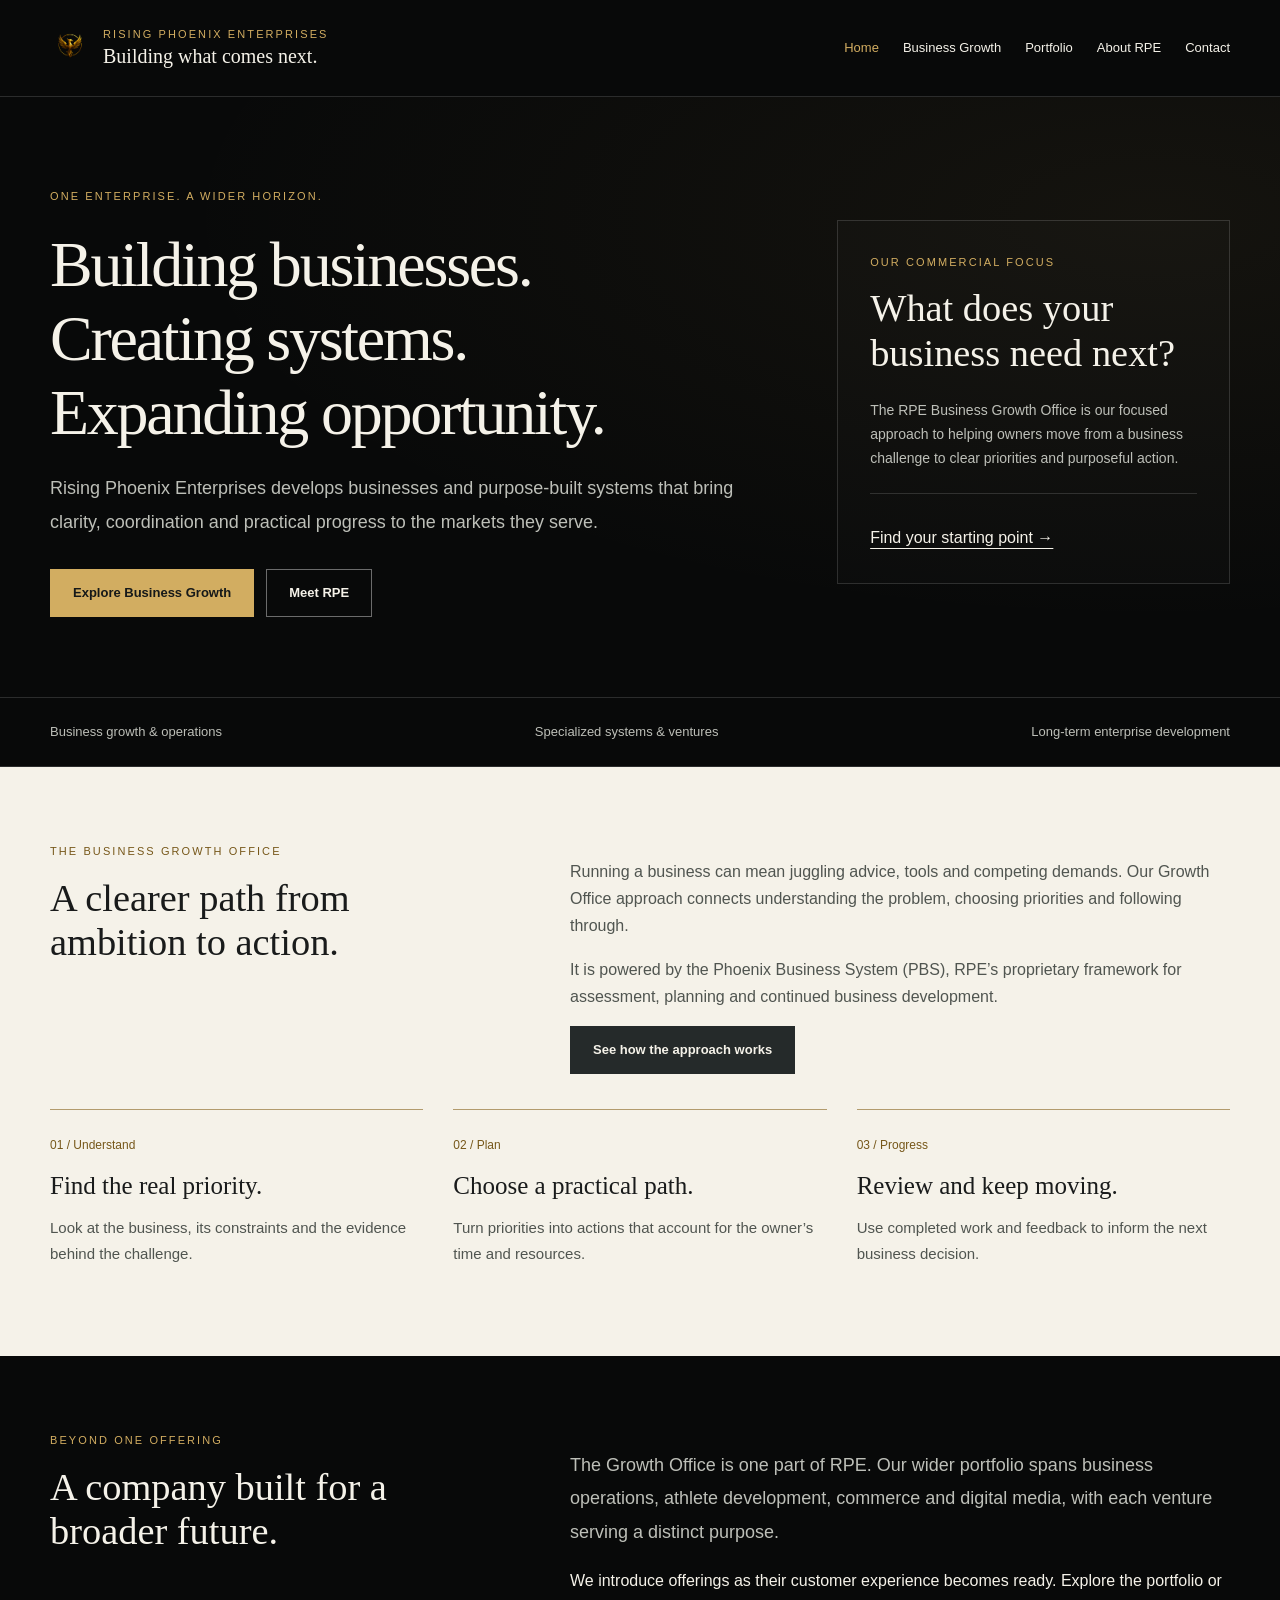
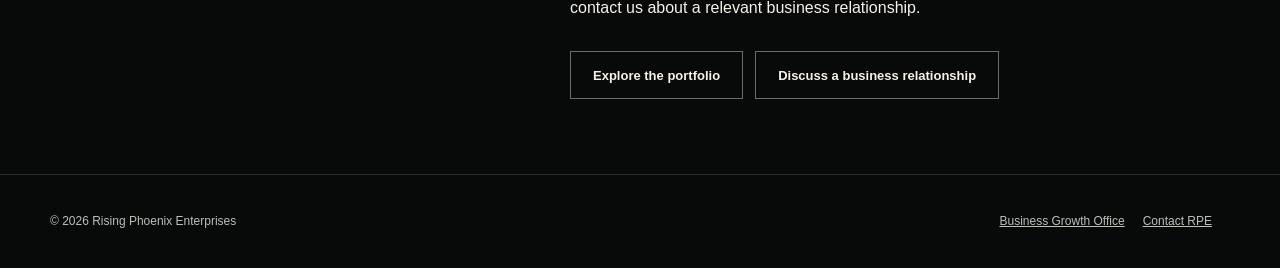
<file: index.html>
<!doctype html><html lang="en"><head><meta charset="utf-8"><meta name="viewport" content="width=device-width,initial-scale=1"><title>Building businesses. Creating systems. Expanding opportunity. | Rising Phoenix Enterprises</title><meta name="description" content="RPE develops businesses and purpose-built systems. Explore our Business Growth Office, our portfolio and opportunities to work with Rising Phoenix Enterprises."><meta name="theme-color" content="#080909"><link rel="canonical" href="https://www.risingphoenixhq.com/"><link rel="stylesheet" href="css/growth-office.css"></head><body><a class="skip" href="#main">Skip to content</a><header><div class="wrap head"><a class="brand" href="index.html"><img src="phoenix-os-logo.png" alt=""><span><small>Rising Phoenix Enterprises</small><strong>Building what comes next.</strong></span></a><nav class="nav" aria-label="Main navigation"><a href="index.html" aria-current="page">Home</a><a href="growth-office.html">Business Growth</a><a href="systems.html">Portfolio</a><a href="institution.html">About RPE</a><a href="contact.html">Contact</a></nav></div></header><main id="main"><section class="hero"><div class="wrap hero-grid"><div><span class="eyebrow">One enterprise. A wider horizon.</span><h1>Building businesses.<br>Creating systems.<br>Expanding opportunity.</h1><p class="lead">Rising Phoenix Enterprises develops businesses and purpose-built systems that bring clarity, coordination and practical progress to the markets they serve.</p><div class="actions"><a class="button gold" href="growth-office.html">Explore Business Growth</a><a class="button" href="institution.html">Meet RPE</a></div></div><aside class="panel"><span class="eyebrow">Our commercial focus</span><h2>What does your business need next?</h2><p>The RPE Business Growth Office is our focused approach to helping owners move from a business challenge to clear priorities and purposeful action.</p><div class="rule"><a class="text-link" href="growth-office.html#start">Find your starting point →</a></div></aside></div></section><div class="band"><div class="wrap"><span>Business growth &amp; operations</span><span>Specialized systems &amp; ventures</span><span>Long-term enterprise development</span></div></div><section class="section paper"><div class="wrap split"><div><span class="eyebrow">The Business Growth Office</span><h2>A clearer path from ambition to action.</h2></div><div><p>Running a business can mean juggling advice, tools and competing demands. Our Growth Office approach connects understanding the problem, choosing priorities and following through.</p><p>It is powered by the Phoenix Business System (PBS), RPE’s proprietary framework for assessment, planning and continued business development.</p><a class="button gold" href="growth-office.html">See how the approach works</a></div></div><div class="wrap grid"><article class="card"><small>01 / Understand</small><h3>Find the real priority.</h3><p>Look at the business, its constraints and the evidence behind the challenge.</p></article><article class="card"><small>02 / Plan</small><h3>Choose a practical path.</h3><p>Turn priorities into actions that account for the owner’s time and resources.</p></article><article class="card"><small>03 / Progress</small><h3>Review and keep moving.</h3><p>Use completed work and feedback to inform the next business decision.</p></article></div></section><section class="section"><div class="wrap split"><div><span class="eyebrow">Beyond one offering</span><h2>A company built for a broader future.</h2></div><div><p class="lead">The Growth Office is one part of RPE. Our wider portfolio spans business operations, athlete development, commerce and digital media, with each venture serving a distinct purpose.</p><p>We introduce offerings as their customer experience becomes ready. Explore the portfolio or contact us about a relevant business relationship.</p><div class="actions"><a class="button" href="systems.html">Explore the portfolio</a><a class="button" href="contact.html">Discuss a business relationship</a></div></div></div></section></main><footer><div class="wrap"><span>© 2026 Rising Phoenix Enterprises</span><div><a href="growth-office.html">Business Growth Office</a><a href="contact.html">Contact RPE</a></div></div></footer></body></html>
</file>
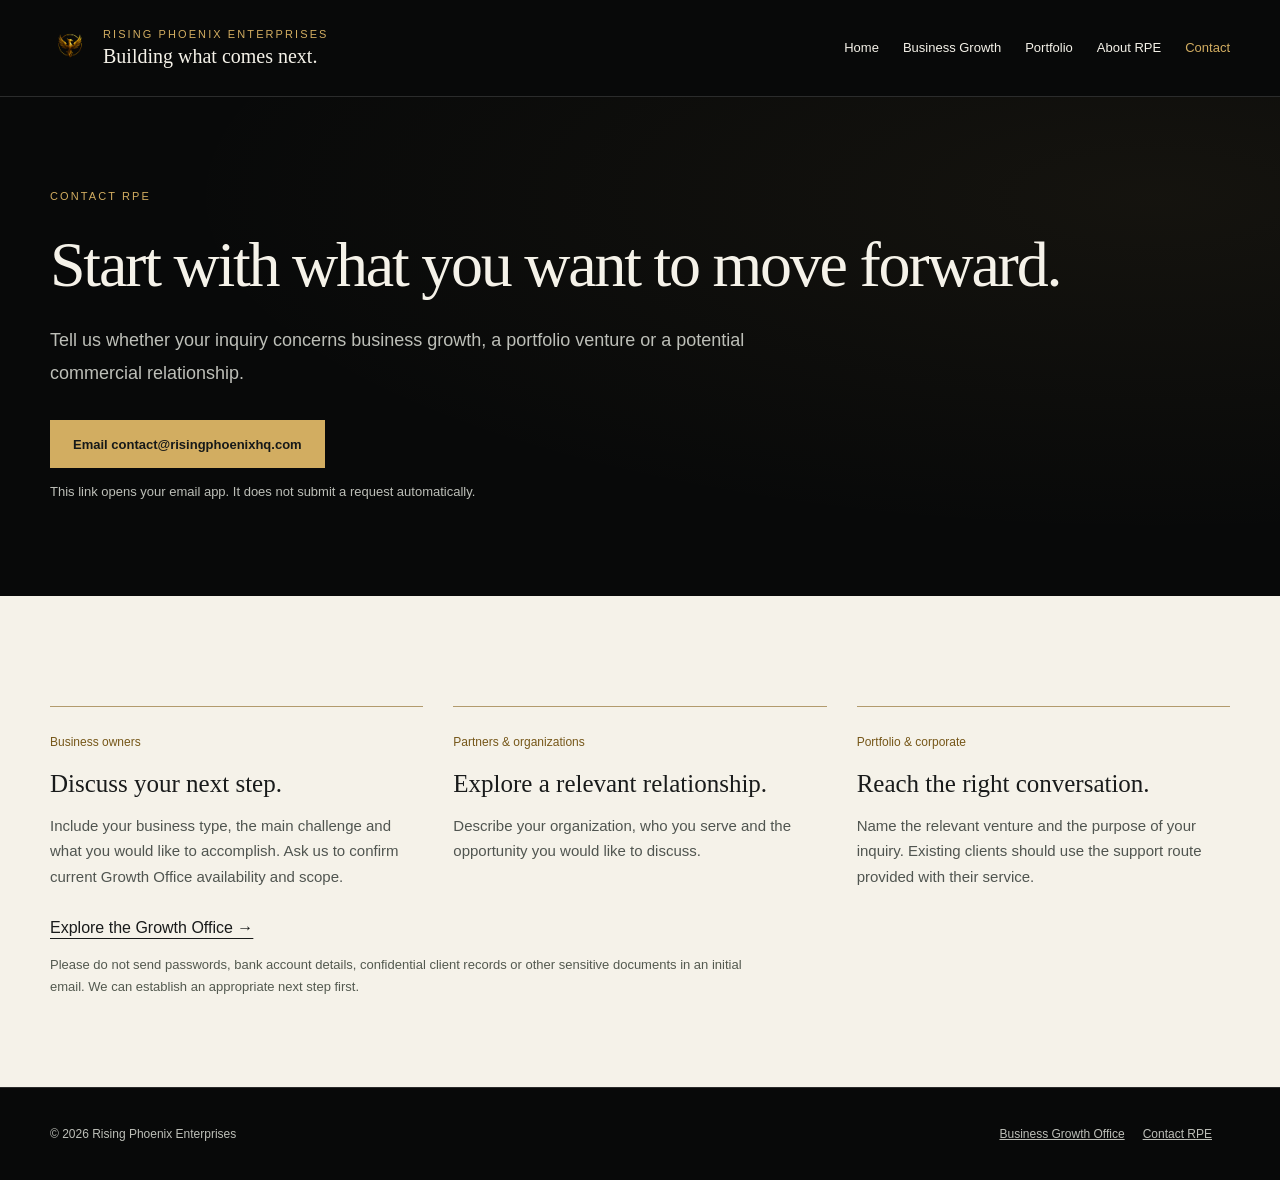
<file: contact.html>
<!doctype html><html lang="en"><head><meta charset="utf-8"><meta name="viewport" content="width=device-width,initial-scale=1"><title>Contact RPE | Rising Phoenix Enterprises</title><meta name="description" content="Contact Rising Phoenix Enterprises about business growth, portfolio ventures and commercial relationships."><meta name="theme-color" content="#080909"><link rel="canonical" href="https://www.risingphoenixhq.com/contact.html"><link rel="stylesheet" href="css/growth-office.css"></head><body><a class="skip" href="#main">Skip to content</a><header><div class="wrap head"><a class="brand" href="index.html"><img src="phoenix-os-logo.png" alt=""><span><small>Rising Phoenix Enterprises</small><strong>Building what comes next.</strong></span></a><nav class="nav" aria-label="Main navigation"><a href="index.html">Home</a><a href="growth-office.html">Business Growth</a><a href="systems.html">Portfolio</a><a href="institution.html">About RPE</a><a href="contact.html" aria-current="page">Contact</a></nav></div></header><main id="main"><section class="hero"><div class="wrap"><span class="eyebrow">Contact RPE</span><h1>Start with what you want to move forward.</h1><p class="lead">Tell us whether your inquiry concerns business growth, a portfolio venture or a potential commercial relationship.</p><div class="actions"><a class="button gold" href="mailto:contact@risingphoenixhq.com">Email contact@risingphoenixhq.com</a></div><p class="note">This link opens your email app. It does not submit a request automatically.</p></div></section><section class="section paper"><div class="wrap grid"><article class="card"><small>Business owners</small><h3>Discuss your next step.</h3><p>Include your business type, the main challenge and what you would like to accomplish. Ask us to confirm current Growth Office availability and scope.</p><a class="text-link" href="growth-office.html">Explore the Growth Office →</a></article><article class="card"><small>Partners &amp; organizations</small><h3>Explore a relevant relationship.</h3><p>Describe your organization, who you serve and the opportunity you would like to discuss.</p></article><article class="card"><small>Portfolio &amp; corporate</small><h3>Reach the right conversation.</h3><p>Name the relevant venture and the purpose of your inquiry. Existing clients should use the support route provided with their service.</p></article></div><div class="wrap"><p class="note">Please do not send passwords, bank account details, confidential client records or other sensitive documents in an initial email. We can establish an appropriate next step first.</p></div></section></main><footer><div class="wrap"><span>© 2026 Rising Phoenix Enterprises</span><div><a href="growth-office.html">Business Growth Office</a><a href="contact.html">Contact RPE</a></div></div></footer></body></html>
</file>
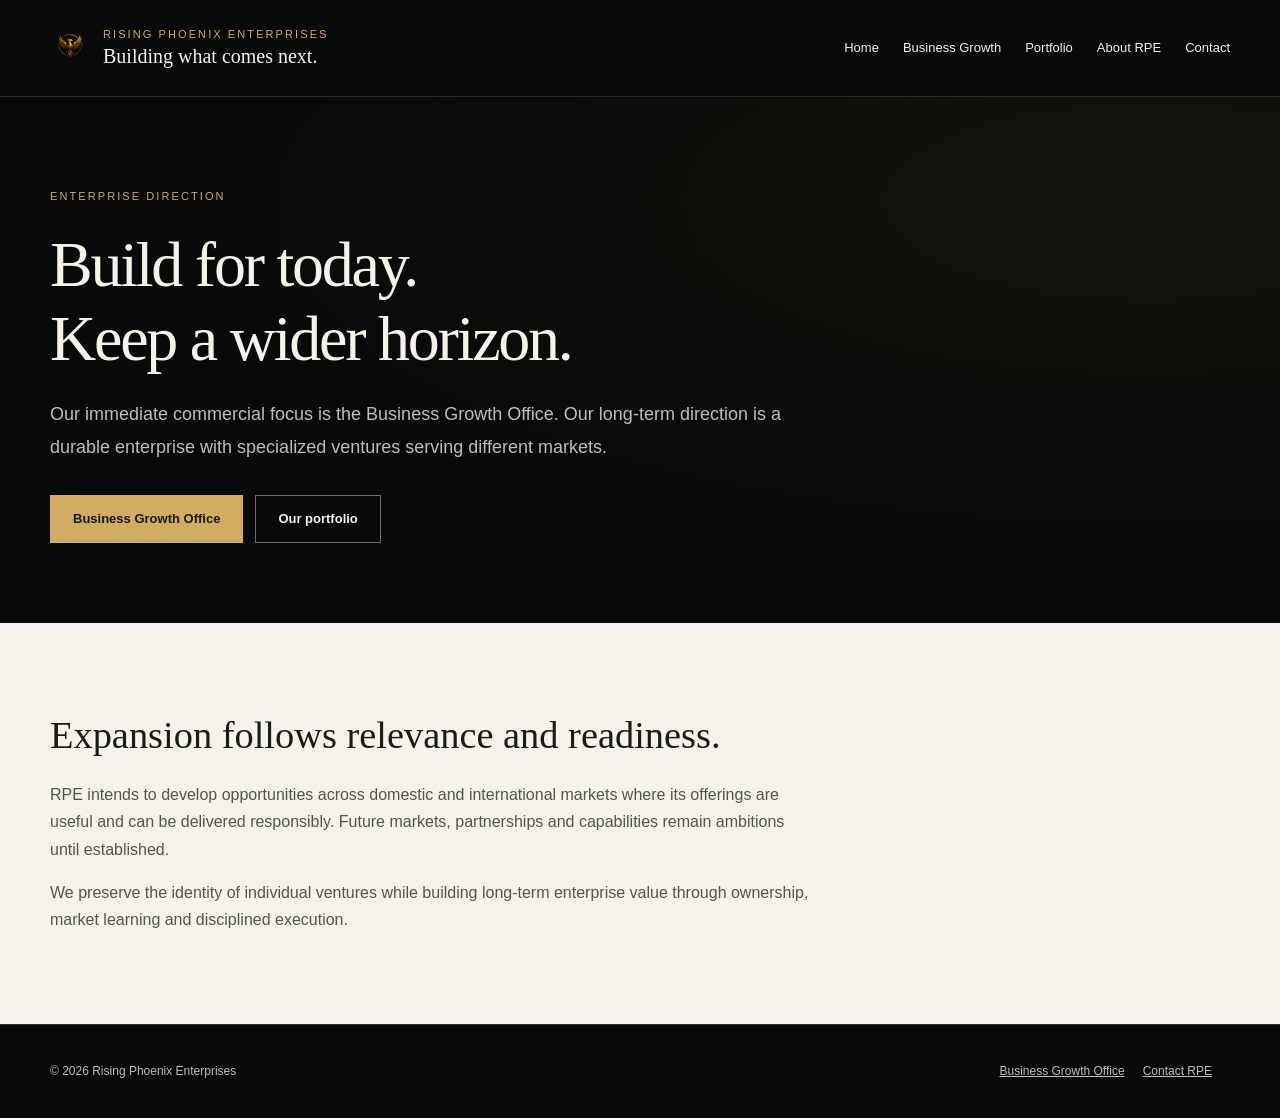
<file: enterprise.html>
<!doctype html><html lang="en"><head><meta charset="utf-8"><meta name="viewport" content="width=device-width,initial-scale=1"><title>Our enterprise direction | Rising Phoenix Enterprises</title><meta name="description" content="RPE’s long-term direction combines purposeful business development, distinct ventures and responsible expansion."><meta name="theme-color" content="#080909"><link rel="canonical" href="https://www.risingphoenixhq.com/enterprise.html"><link rel="stylesheet" href="css/growth-office.css"></head><body><a class="skip" href="#main">Skip to content</a><header><div class="wrap head"><a class="brand" href="index.html"><img src="phoenix-os-logo.png" alt=""><span><small>Rising Phoenix Enterprises</small><strong>Building what comes next.</strong></span></a><nav class="nav" aria-label="Main navigation"><a href="index.html">Home</a><a href="growth-office.html">Business Growth</a><a href="systems.html">Portfolio</a><a href="institution.html">About RPE</a><a href="contact.html">Contact</a></nav></div></header><main id="main"><section class="hero"><div class="wrap"><span class="eyebrow">Enterprise direction</span><h1>Build for today.<br>Keep a wider horizon.</h1><p class="lead">Our immediate commercial focus is the Business Growth Office. Our long-term direction is a durable enterprise with specialized ventures serving different markets.</p><div class="actions"><a class="button gold" href="growth-office.html">Business Growth Office</a><a class="button" href="systems.html">Our portfolio</a></div></div></section><section class="section paper"><div class="wrap"><h2>Expansion follows relevance and readiness.</h2><p>RPE intends to develop opportunities across domestic and international markets where its offerings are useful and can be delivered responsibly. Future markets, partnerships and capabilities remain ambitions until established.</p><p>We preserve the identity of individual ventures while building long-term enterprise value through ownership, market learning and disciplined execution.</p></div></section></main><footer><div class="wrap"><span>© 2026 Rising Phoenix Enterprises</span><div><a href="growth-office.html">Business Growth Office</a><a href="contact.html">Contact RPE</a></div></div></footer></body></html>
</file>
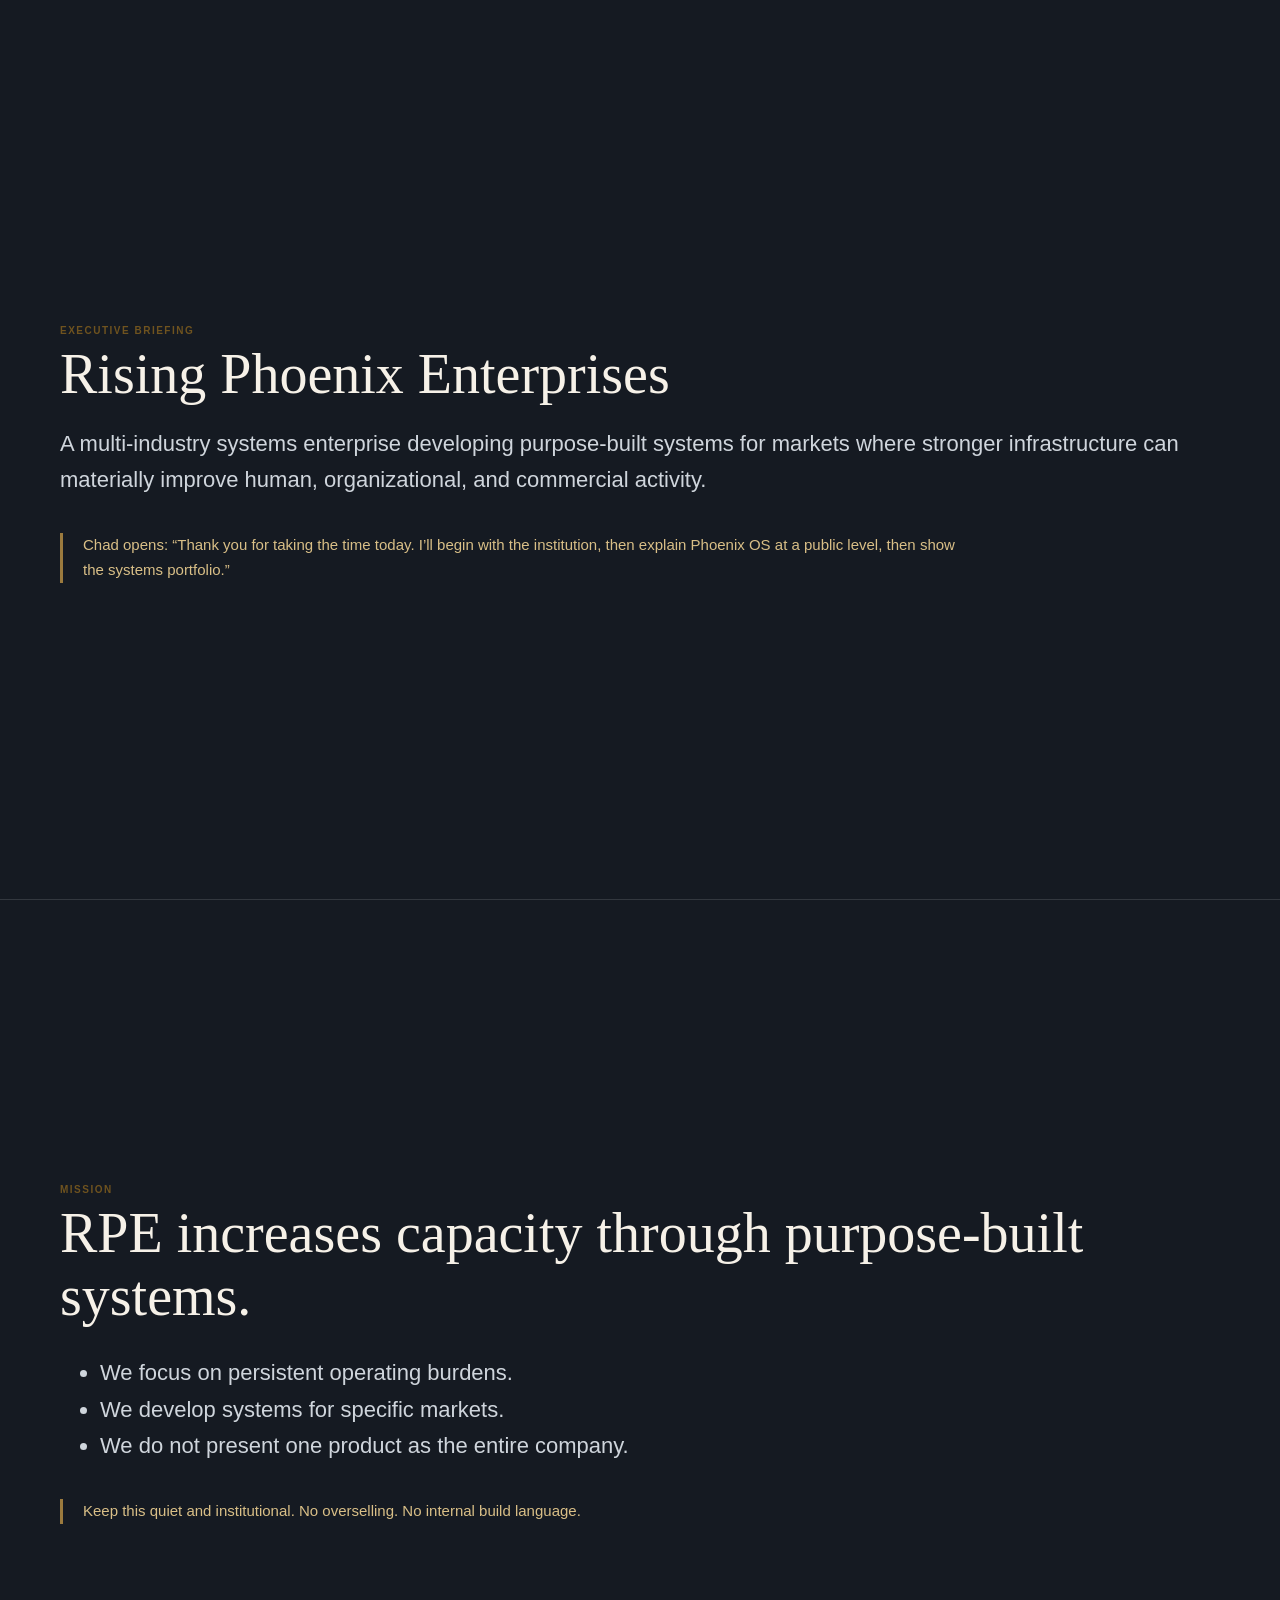
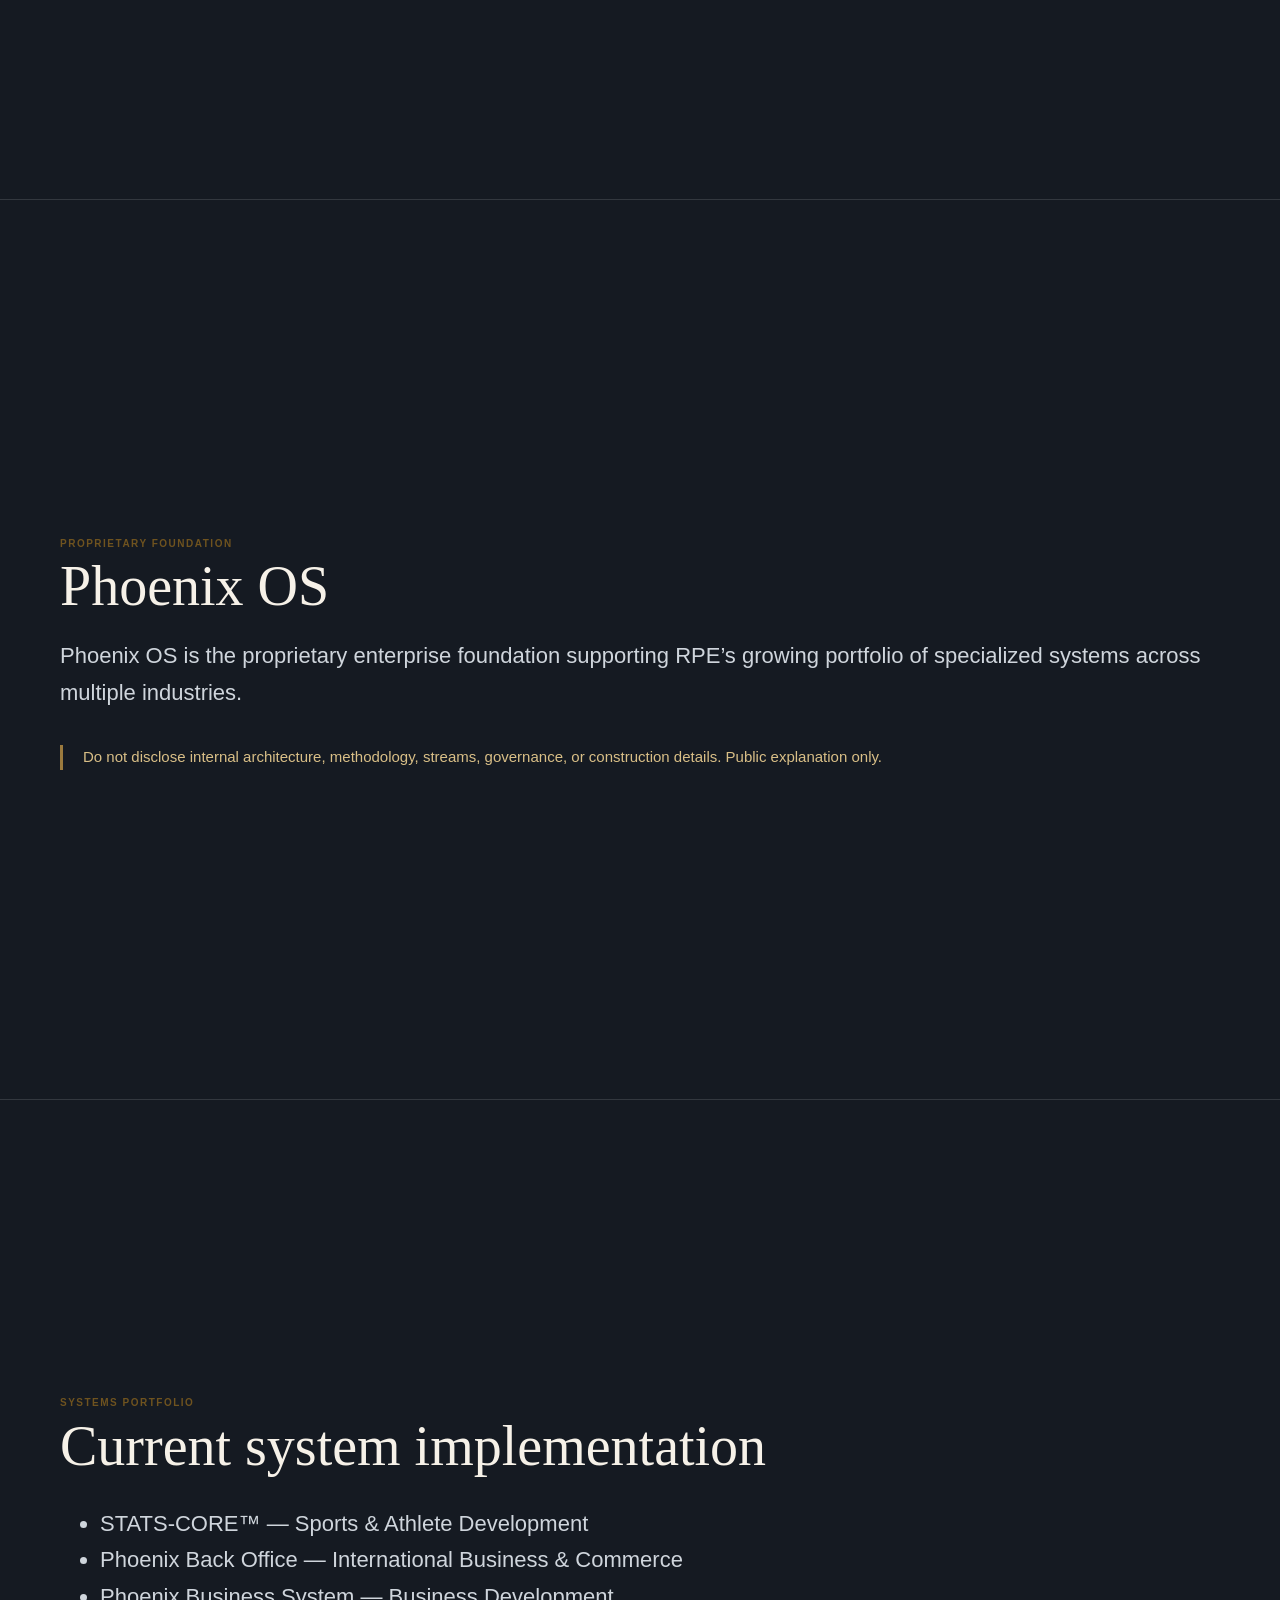
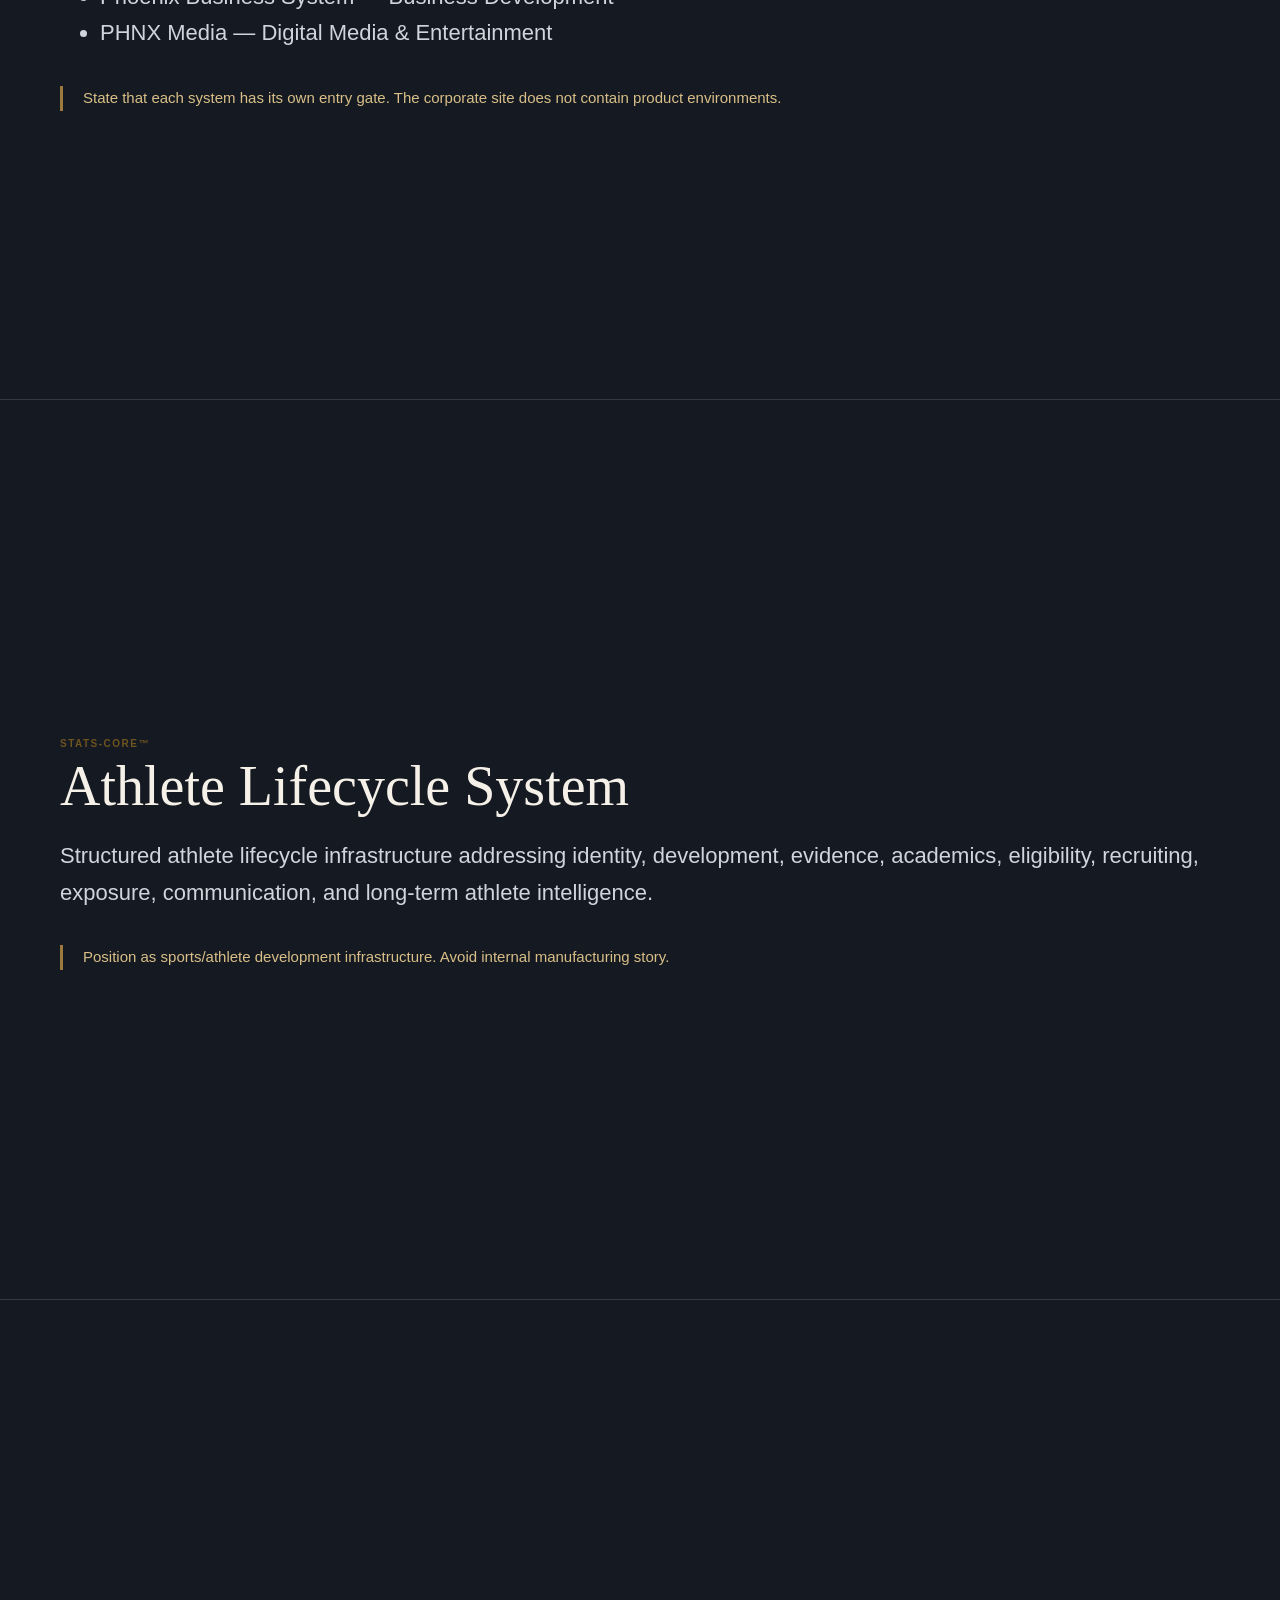
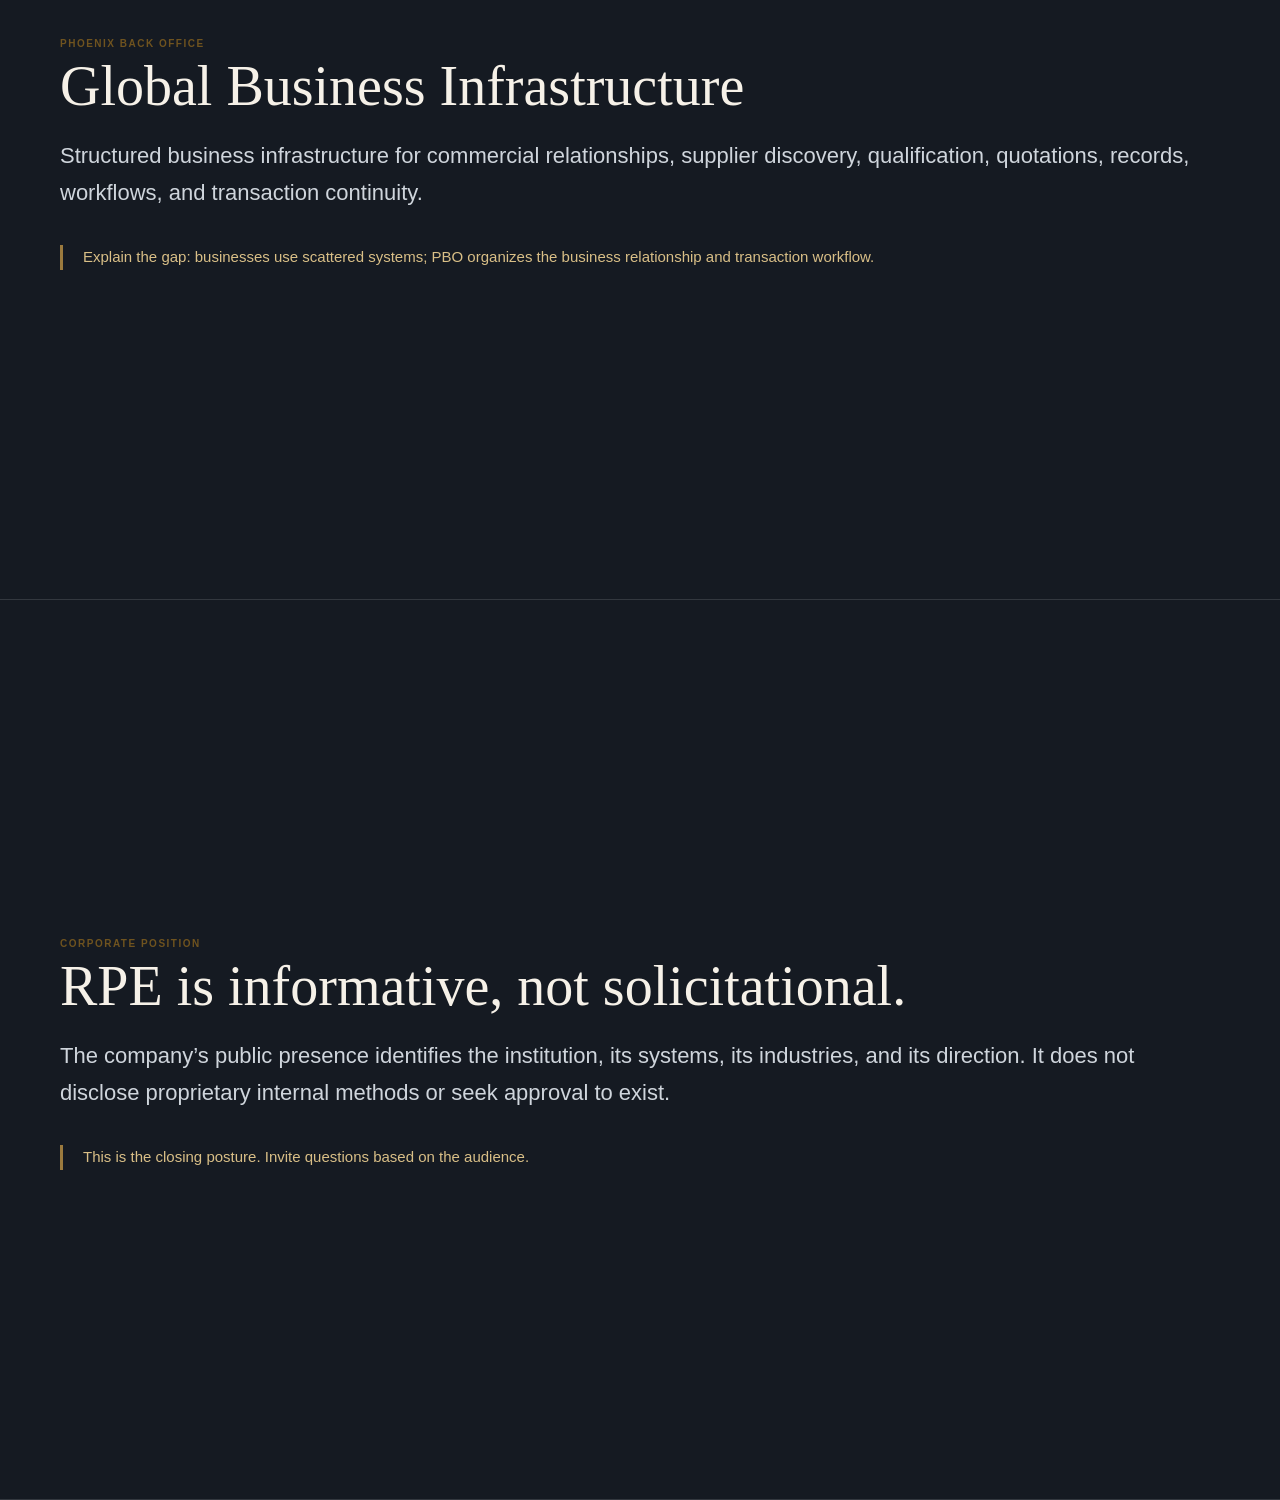
<file: executive-presentation.html>
<!DOCTYPE html><html lang="en"><head><meta charset="UTF-8"><meta name="viewport" content="width=device-width, initial-scale=1.0"><title>RPE Executive Presentation</title><link rel="stylesheet" href="css/rpe-corporate.css"></head><body class="presentation">
<section class="slide"><div class="wrap"><small>Executive Briefing</small><h2>Rising Phoenix Enterprises</h2><p>A multi-industry systems enterprise developing purpose-built systems for markets where stronger infrastructure can materially improve human, organizational, and commercial activity.</p><div class="presenter-note">Chad opens: “Thank you for taking the time today. I’ll begin with the institution, then explain Phoenix OS at a public level, then show the systems portfolio.”</div></div></section>
<section class="slide"><div class="wrap"><small>Mission</small><h2>RPE increases capacity through purpose-built systems.</h2><ul><li>We focus on persistent operating burdens.</li><li>We develop systems for specific markets.</li><li>We do not present one product as the entire company.</li></ul><div class="presenter-note">Keep this quiet and institutional. No overselling. No internal build language.</div></div></section>
<section class="slide"><div class="wrap"><small>Proprietary Foundation</small><h2>Phoenix OS</h2><p>Phoenix OS is the proprietary enterprise foundation supporting RPE’s growing portfolio of specialized systems across multiple industries.</p><div class="presenter-note">Do not disclose internal architecture, methodology, streams, governance, or construction details. Public explanation only.</div></div></section>
<section class="slide"><div class="wrap"><small>Systems Portfolio</small><h2>Current system implementation</h2><ul><li>STATS-CORE™ — Sports & Athlete Development</li><li>Phoenix Back Office — International Business & Commerce</li><li>Phoenix Business System — Business Development</li><li>PHNX Media — Digital Media & Entertainment</li></ul><div class="presenter-note">State that each system has its own entry gate. The corporate site does not contain product environments.</div></div></section>
<section class="slide"><div class="wrap"><small>STATS-CORE™</small><h2>Athlete Lifecycle System</h2><p>Structured athlete lifecycle infrastructure addressing identity, development, evidence, academics, eligibility, recruiting, exposure, communication, and long-term athlete intelligence.</p><div class="presenter-note">Position as sports/athlete development infrastructure. Avoid internal manufacturing story.</div></div></section>
<section class="slide"><div class="wrap"><small>Phoenix Back Office</small><h2>Global Business Infrastructure</h2><p>Structured business infrastructure for commercial relationships, supplier discovery, qualification, quotations, records, workflows, and transaction continuity.</p><div class="presenter-note">Explain the gap: businesses use scattered systems; PBO organizes the business relationship and transaction workflow.</div></div></section>
<section class="slide"><div class="wrap"><small>Corporate Position</small><h2>RPE is informative, not solicitational.</h2><p>The company’s public presence identifies the institution, its systems, its industries, and its direction. It does not disclose proprietary internal methods or seek approval to exist.</p><div class="presenter-note">This is the closing posture. Invite questions based on the audience.</div></div></section>
</body></html>
</file>
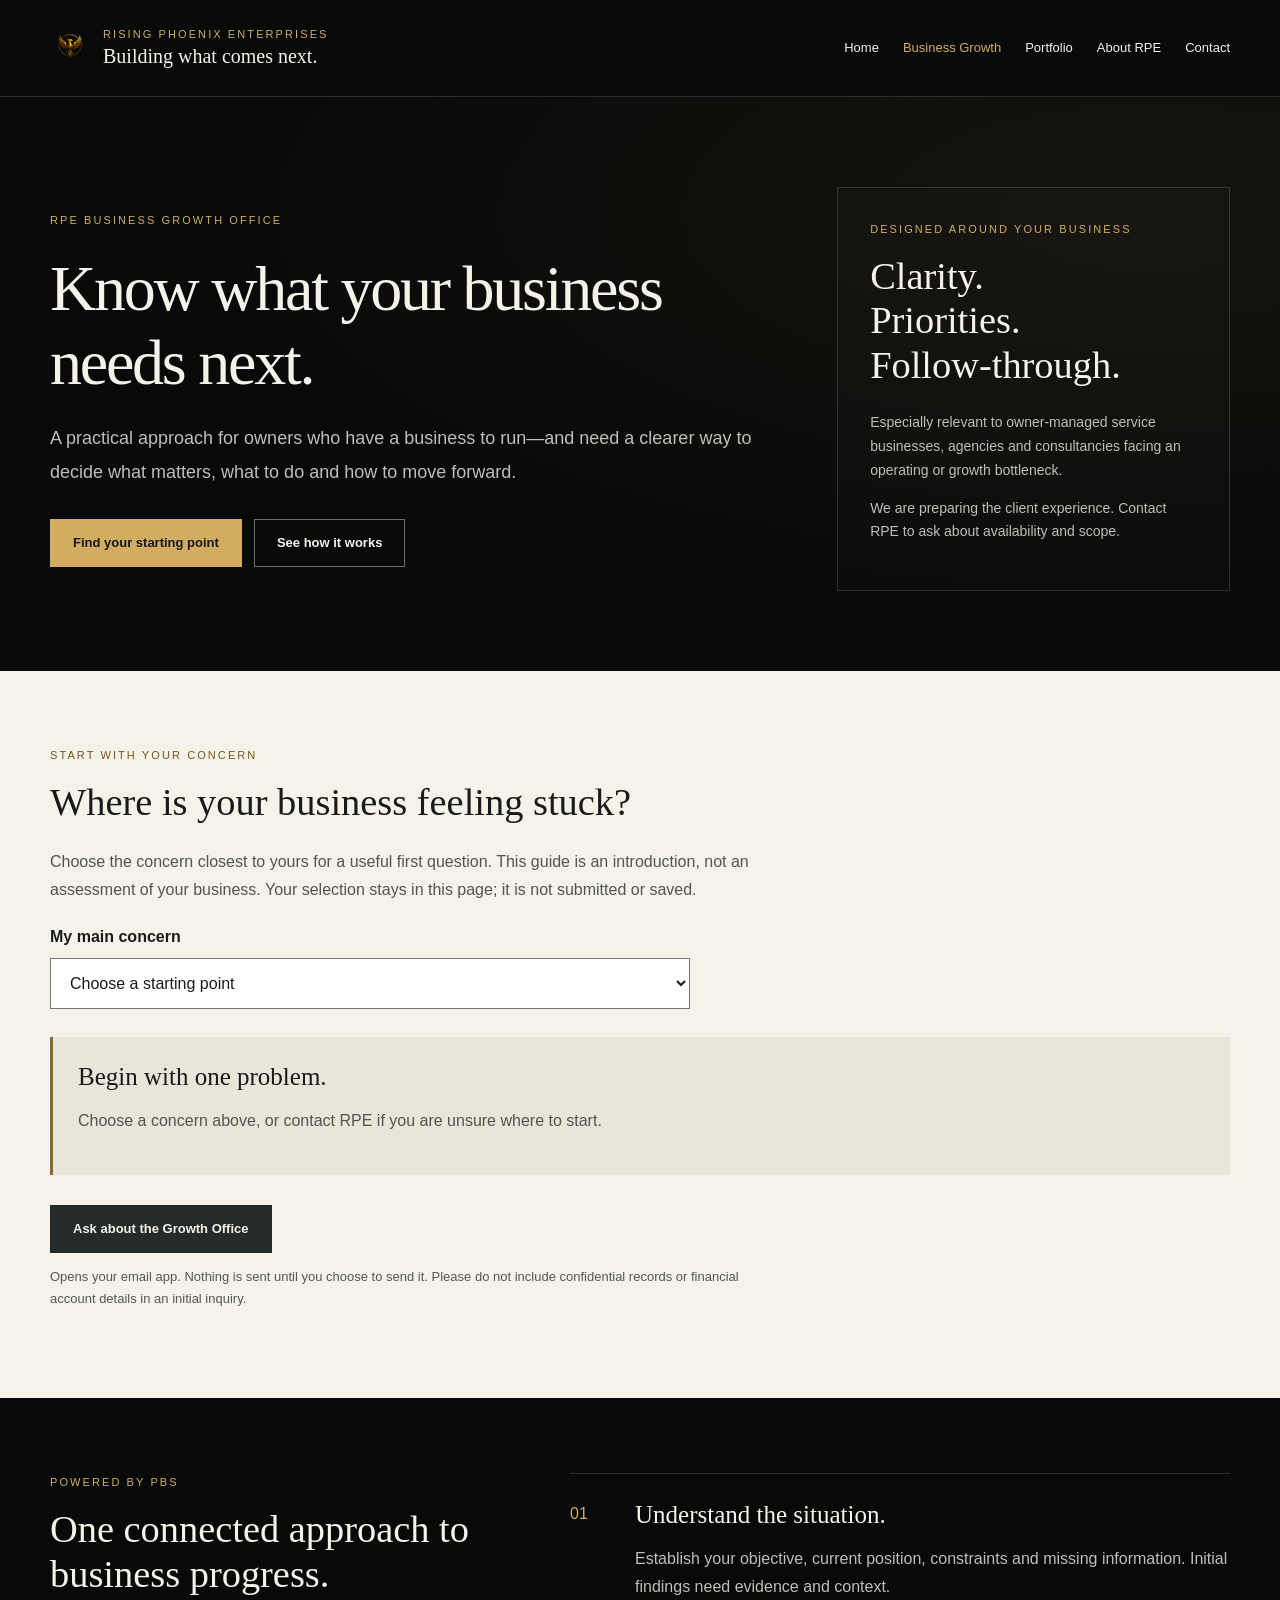
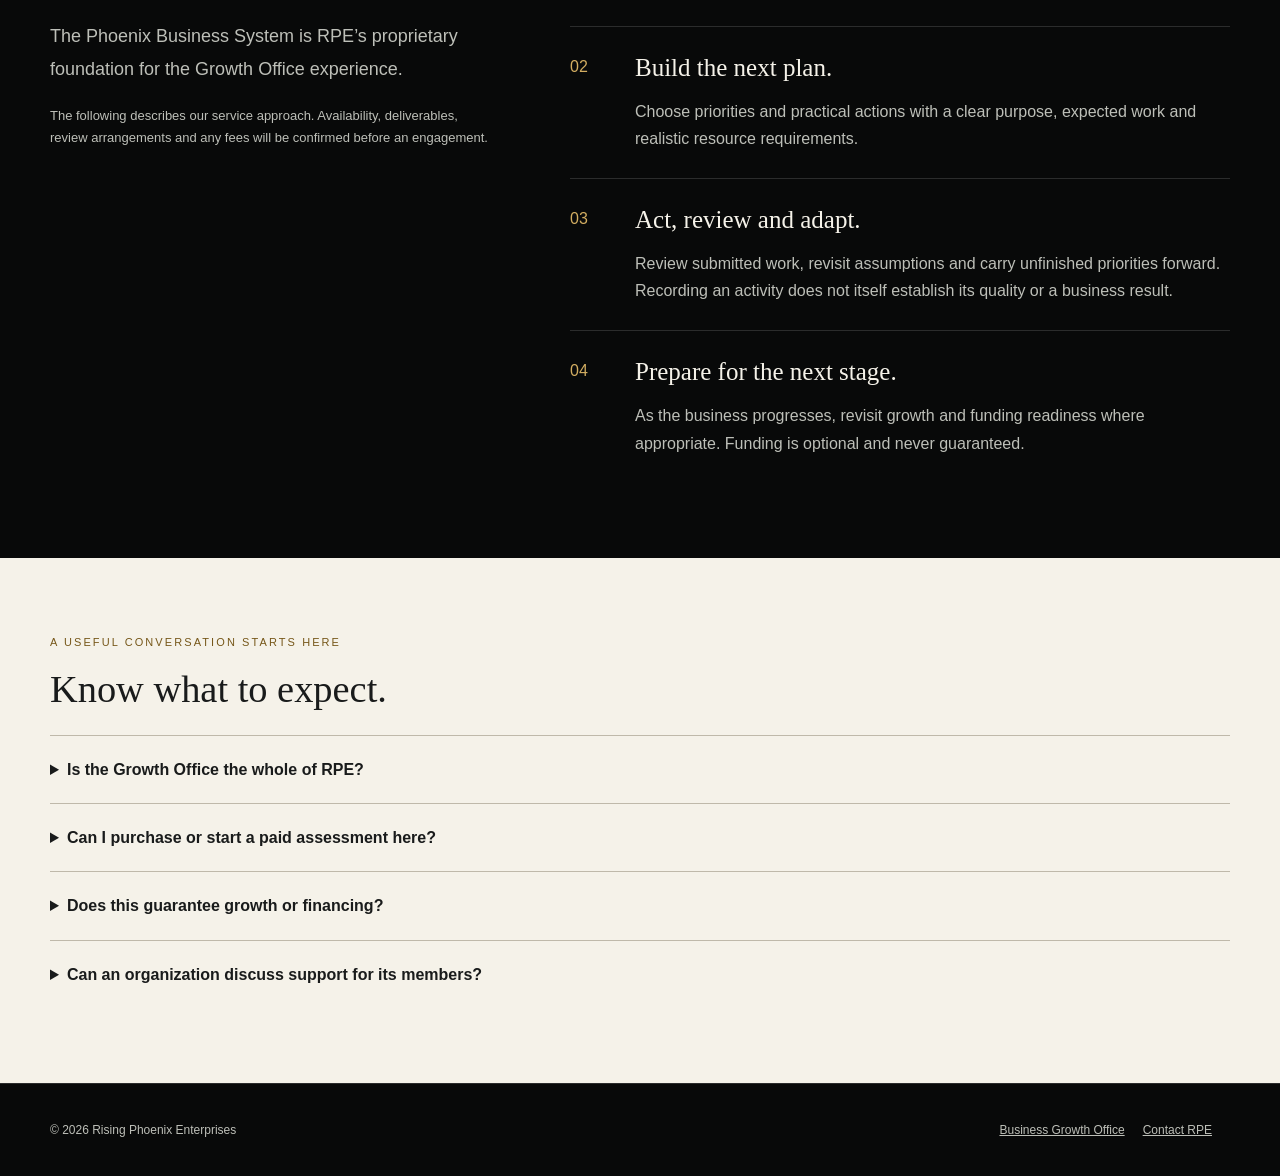
<file: growth-office.html>
<!doctype html><html lang="en"><head><meta charset="utf-8"><meta name="viewport" content="width=device-width,initial-scale=1"><title>RPE Business Growth Office | Rising Phoenix Enterprises</title><meta name="description" content="Know what your business needs next. Explore RPE’s approach to business priorities, planning and continued progress through the Phoenix Business System."><meta name="theme-color" content="#080909"><link rel="canonical" href="https://www.risingphoenixhq.com/growth-office.html"><link rel="stylesheet" href="css/growth-office.css"></head><body><a class="skip" href="#main">Skip to content</a><header><div class="wrap head"><a class="brand" href="index.html"><img src="phoenix-os-logo.png" alt=""><span><small>Rising Phoenix Enterprises</small><strong>Building what comes next.</strong></span></a><nav class="nav" aria-label="Main navigation"><a href="index.html">Home</a><a href="growth-office.html" aria-current="page">Business Growth</a><a href="systems.html">Portfolio</a><a href="institution.html">About RPE</a><a href="contact.html">Contact</a></nav></div></header><main id="main"><section class="hero"><div class="wrap hero-grid"><div><span class="eyebrow">RPE Business Growth Office</span><h1>Know what your business needs next.</h1><p class="lead">A practical approach for owners who have a business to run—and need a clearer way to decide what matters, what to do and how to move forward.</p><div class="actions"><a class="button gold" href="#start">Find your starting point</a><a class="button" href="#approach">See how it works</a></div></div><aside class="panel"><span class="eyebrow">Designed around your business</span><h2>Clarity.<br>Priorities.<br>Follow-through.</h2><p>Especially relevant to owner-managed service businesses, agencies and consultancies facing an operating or growth bottleneck.</p><p>We are preparing the client experience. Contact RPE to ask about availability and scope.</p></aside></div></section><section class="section paper" id="start"><div class="wrap"><span class="eyebrow">Start with your concern</span><h2>Where is your business feeling stuck?</h2><p>Choose the concern closest to yours for a useful first question. This guide is an introduction, not an assessment of your business. Your selection stays in this page; it is not submitted or saved.</p><label for="concern">My main concern</label><select id="concern"><option value="">Choose a starting point</option><option value="profit">We are busy, but profitability is unclear</option><option value="owner">Too much depends on me</option><option value="direction">We need a clearer growth direction</option><option value="funding">We want to prepare for funding</option></select><div id="starting-point" aria-live="polite"><h3>Begin with one problem.</h3><p>Choose a concern above, or contact RPE if you are unsure where to start.</p></div><div class="actions"><a class="button gold" id="inquiry" href="mailto:contact@risingphoenixhq.com?subject=Business%20Growth%20Office%20inquiry">Ask about the Growth Office</a></div><p class="note">Opens your email app. Nothing is sent until you choose to send it. Please do not include confidential records or financial account details in an initial inquiry.</p><noscript><p>For profitability, start by examining where revenue becomes profit. For owner dependence, identify recurring decisions that wait for you. For growth, choose one measurable objective. For funding, establish the purpose and current readiness of the business. Contact RPE to discuss the appropriate next step.</p></noscript></div></section><section class="section" id="approach"><div class="wrap split"><div><span class="eyebrow">Powered by PBS</span><h2>One connected approach to business progress.</h2><p class="lead">The Phoenix Business System is RPE’s proprietary foundation for the Growth Office experience.</p><p class="note">The following describes our service approach. Availability, deliverables, review arrangements and any fees will be confirmed before an engagement.</p></div><div class="steps"><article class="step"><div><h3>Understand the situation.</h3><p>Establish your objective, current position, constraints and missing information. Initial findings need evidence and context.</p></div></article><article class="step"><div><h3>Build the next plan.</h3><p>Choose priorities and practical actions with a clear purpose, expected work and realistic resource requirements.</p></div></article><article class="step"><div><h3>Act, review and adapt.</h3><p>Review submitted work, revisit assumptions and carry unfinished priorities forward. Recording an activity does not itself establish its quality or a business result.</p></div></article><article class="step"><div><h3>Prepare for the next stage.</h3><p>As the business progresses, revisit growth and funding readiness where appropriate. Funding is optional and never guaranteed.</p></div></article></div></div></section><section class="section paper"><div class="wrap"><span class="eyebrow">A useful conversation starts here</span><h2>Know what to expect.</h2><details><summary>Is the Growth Office the whole of RPE?</summary><p>No. It is a focused business offering within Rising Phoenix Enterprises. RPE also develops specialized systems and ventures for other markets.</p></details><details><summary>Can I purchase or start a paid assessment here?</summary><p>This page introduces the approach and provides an inquiry route. Public purchasing is not available here. Contact RPE to confirm current availability, scope and pricing.</p></details><details><summary>Does this guarantee growth or financing?</summary><p>No. Results depend on the business, the evidence, implementation and market conditions. Funding decisions belong to the relevant provider. The service does not replace licensed legal, tax or investment advice.</p></details><details><summary>Can an organization discuss support for its members?</summary><p>Yes. Business-support organizations and advisers can inquire about a suitable relationship. Scope, responsibilities and any client-data sharing must be agreed separately.</p></details></div></section><script src="growth-office.js" defer></script></main><footer><div class="wrap"><span>© 2026 Rising Phoenix Enterprises</span><div><a href="growth-office.html">Business Growth Office</a><a href="contact.html">Contact RPE</a></div></div></footer></body></html>
</file>
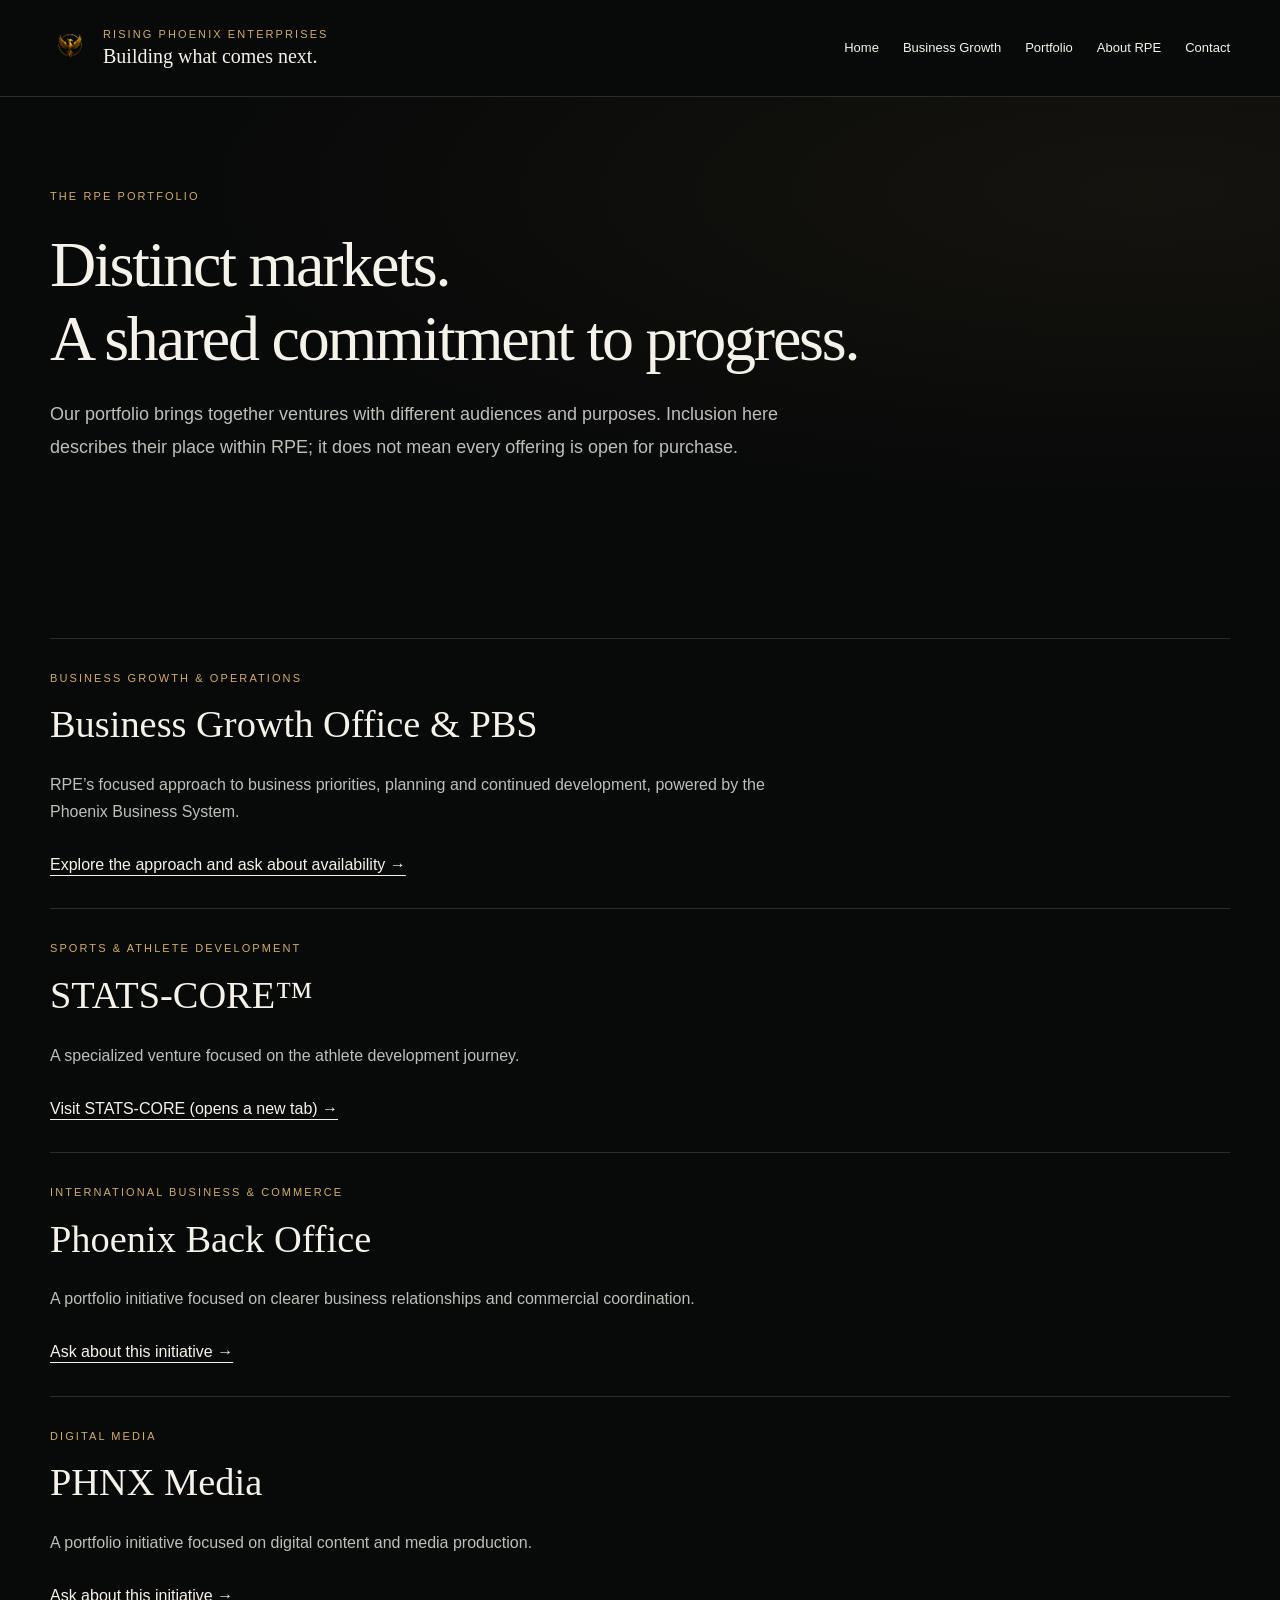
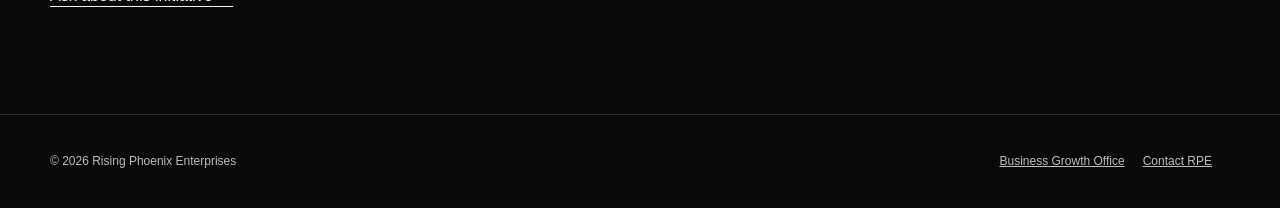
<file: industries.html>
<!doctype html><html lang="en"><head><meta charset="utf-8"><meta name="viewport" content="width=device-width,initial-scale=1"><title>Markets we explore | Rising Phoenix Enterprises</title><meta name="description" content="RPE’s portfolio spans business operations, athlete development, commerce and digital media."><meta name="theme-color" content="#080909"><link rel="canonical" href="https://www.risingphoenixhq.com/industries.html"><link rel="stylesheet" href="css/growth-office.css"></head><body><a class="skip" href="#main">Skip to content</a><header><div class="wrap head"><a class="brand" href="index.html"><img src="phoenix-os-logo.png" alt=""><span><small>Rising Phoenix Enterprises</small><strong>Building what comes next.</strong></span></a><nav class="nav" aria-label="Main navigation"><a href="index.html">Home</a><a href="growth-office.html">Business Growth</a><a href="systems.html">Portfolio</a><a href="institution.html">About RPE</a><a href="contact.html">Contact</a></nav></div></header><main id="main"><section class="hero"><div class="wrap"><span class="eyebrow">The RPE portfolio</span><h1>Distinct markets.<br>A shared commitment to progress.</h1><p class="lead">Our portfolio brings together ventures with different audiences and purposes. Inclusion here describes their place within RPE; it does not mean every offering is open for purchase.</p></div></section><section class="section"><div class="wrap portfolio-list"><article><span class="eyebrow">Business growth &amp; operations</span><h2>Business Growth Office &amp; PBS</h2><p>RPE’s focused approach to business priorities, planning and continued development, powered by the Phoenix Business System.</p><a class="text-link" href="growth-office.html">Explore the approach and ask about availability →</a></article><article><span class="eyebrow">Sports &amp; athlete development</span><h2>STATS-CORE™</h2><p>A specialized venture focused on the athlete development journey.</p><a class="text-link" href="https://stats-core.com" target="_blank" rel="noopener noreferrer">Visit STATS-CORE (opens a new tab) →</a></article><article><span class="eyebrow">International business &amp; commerce</span><h2>Phoenix Back Office</h2><p>A portfolio initiative focused on clearer business relationships and commercial coordination.</p><a class="text-link" href="contact.html">Ask about this initiative →</a></article><article><span class="eyebrow">Digital media</span><h2>PHNX Media</h2><p>A portfolio initiative focused on digital content and media production.</p><a class="text-link" href="contact.html">Ask about this initiative →</a></article></div></section></main><footer><div class="wrap"><span>© 2026 Rising Phoenix Enterprises</span><div><a href="growth-office.html">Business Growth Office</a><a href="contact.html">Contact RPE</a></div></div></footer></body></html>
</file>
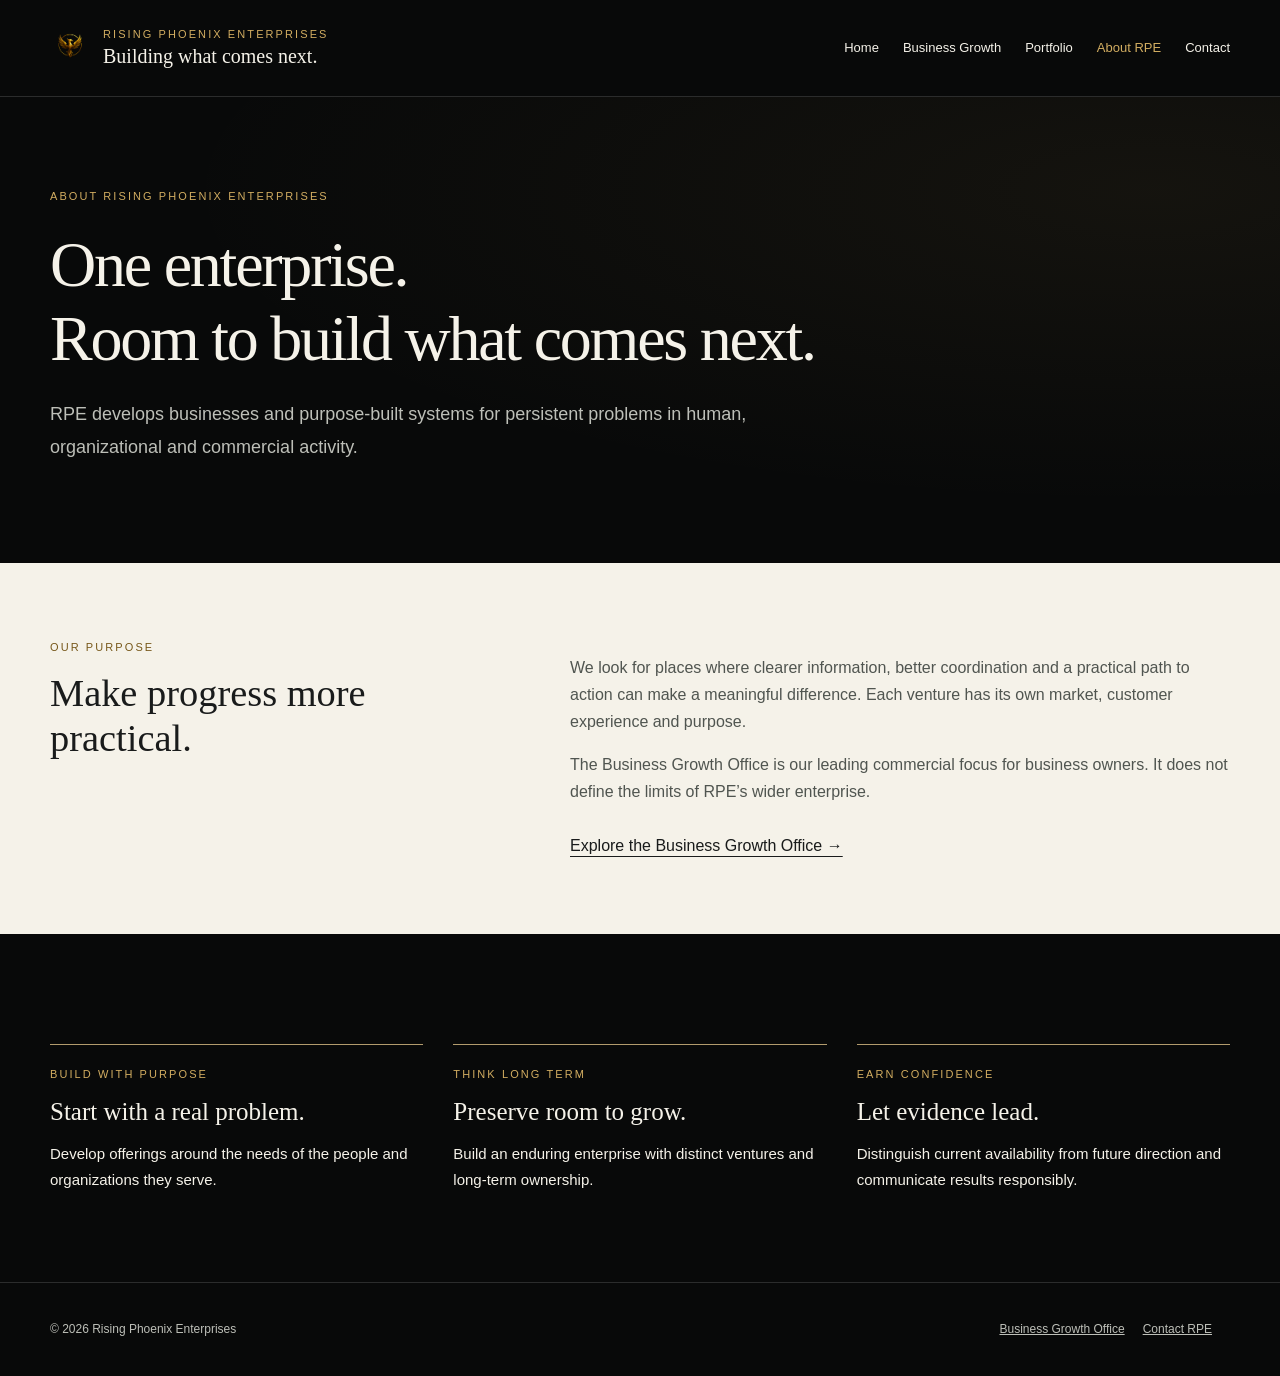
<file: institution.html>
<!doctype html><html lang="en"><head><meta charset="utf-8"><meta name="viewport" content="width=device-width,initial-scale=1"><title>About RPE | Rising Phoenix Enterprises</title><meta name="description" content="Rising Phoenix Enterprises develops businesses and purpose-built systems while preserving distinct market identities across its portfolio."><meta name="theme-color" content="#080909"><link rel="canonical" href="https://www.risingphoenixhq.com/institution.html"><link rel="stylesheet" href="css/growth-office.css"></head><body><a class="skip" href="#main">Skip to content</a><header><div class="wrap head"><a class="brand" href="index.html"><img src="phoenix-os-logo.png" alt=""><span><small>Rising Phoenix Enterprises</small><strong>Building what comes next.</strong></span></a><nav class="nav" aria-label="Main navigation"><a href="index.html">Home</a><a href="growth-office.html">Business Growth</a><a href="systems.html">Portfolio</a><a href="institution.html" aria-current="page">About RPE</a><a href="contact.html">Contact</a></nav></div></header><main id="main"><section class="hero"><div class="wrap"><span class="eyebrow">About Rising Phoenix Enterprises</span><h1>One enterprise.<br>Room to build what comes next.</h1><p class="lead">RPE develops businesses and purpose-built systems for persistent problems in human, organizational and commercial activity.</p></div></section><section class="section paper"><div class="wrap split"><div><span class="eyebrow">Our purpose</span><h2>Make progress more practical.</h2></div><div><p>We look for places where clearer information, better coordination and a practical path to action can make a meaningful difference. Each venture has its own market, customer experience and purpose.</p><p>The Business Growth Office is our leading commercial focus for business owners. It does not define the limits of RPE’s wider enterprise.</p><a class="text-link" href="growth-office.html">Explore the Business Growth Office →</a></div></div></section><section class="section"><div class="wrap grid"><article class="card dark-card"><span class="eyebrow">Build with purpose</span><h3>Start with a real problem.</h3><p>Develop offerings around the needs of the people and organizations they serve.</p></article><article class="card dark-card"><span class="eyebrow">Think long term</span><h3>Preserve room to grow.</h3><p>Build an enduring enterprise with distinct ventures and long-term ownership.</p></article><article class="card dark-card"><span class="eyebrow">Earn confidence</span><h3>Let evidence lead.</h3><p>Distinguish current availability from future direction and communicate results responsibly.</p></article></div></section></main><footer><div class="wrap"><span>© 2026 Rising Phoenix Enterprises</span><div><a href="growth-office.html">Business Growth Office</a><a href="contact.html">Contact RPE</a></div></div></footer></body></html>
</file>
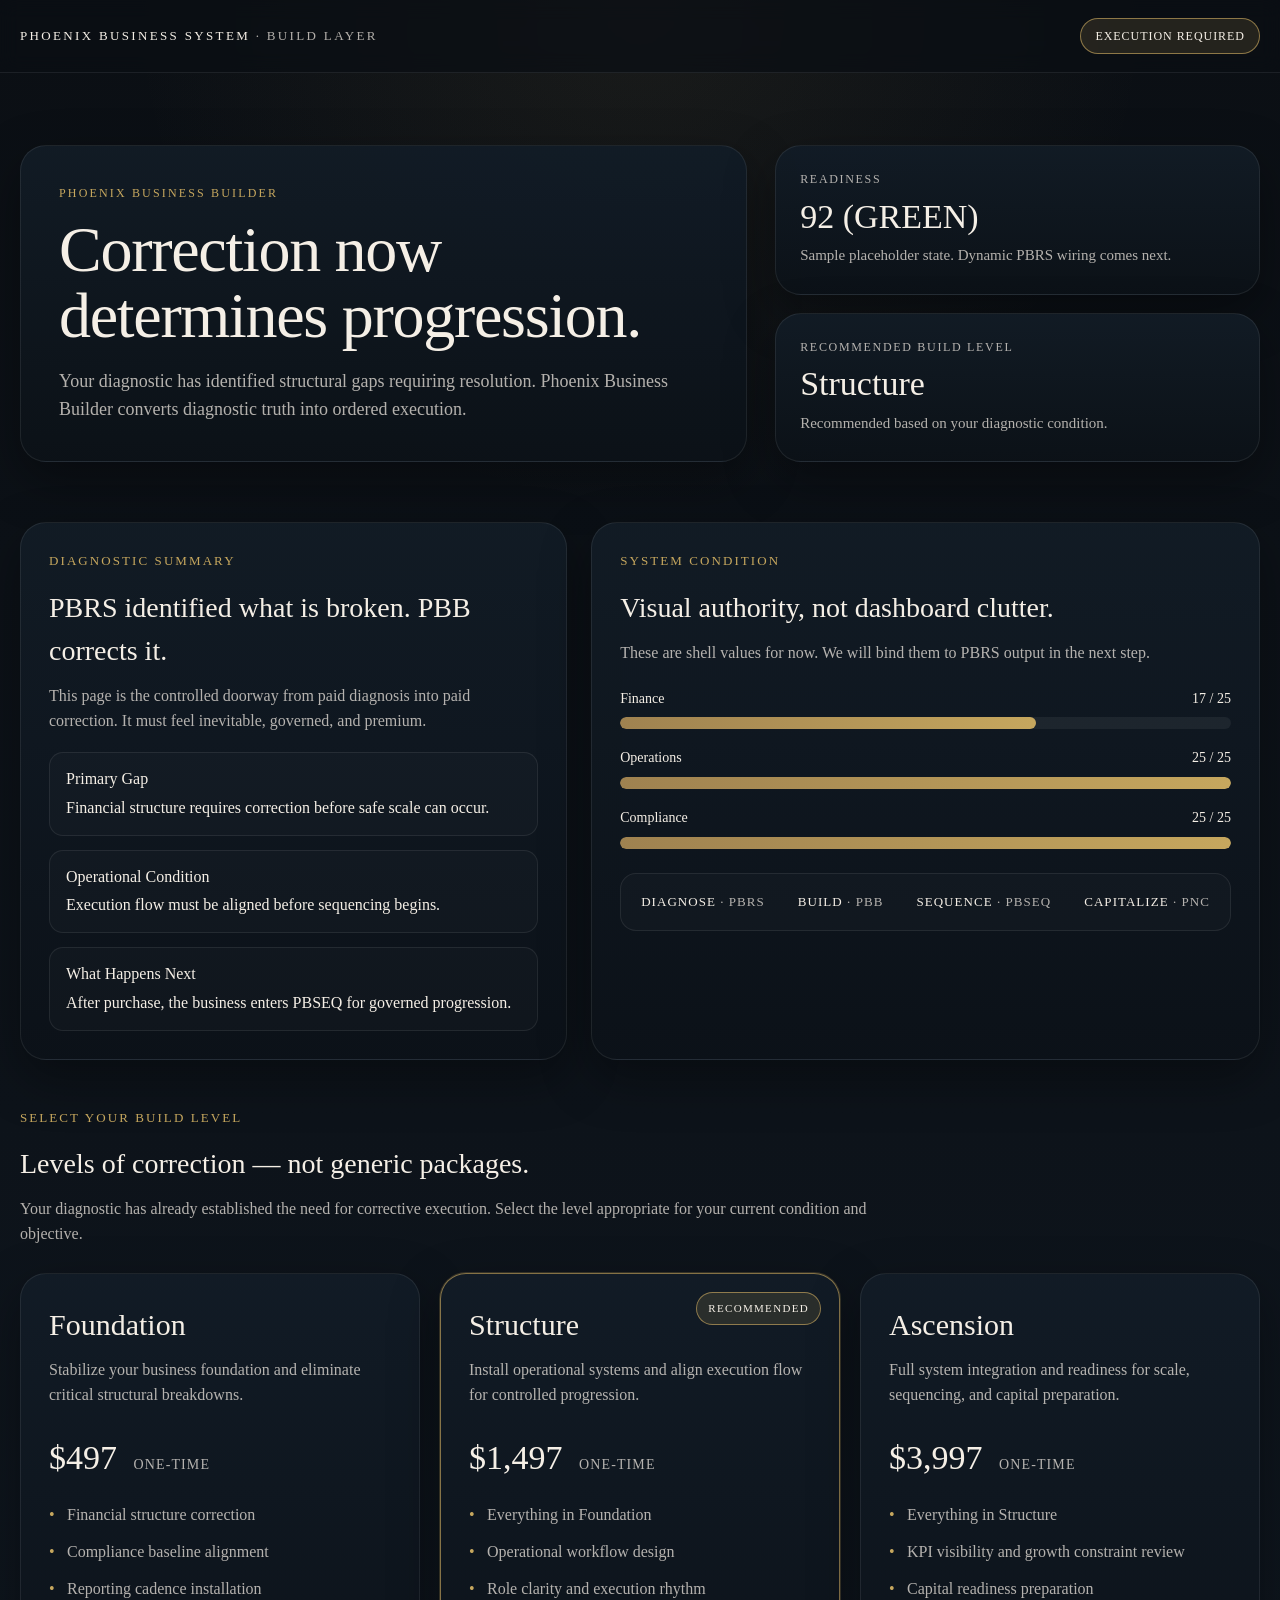
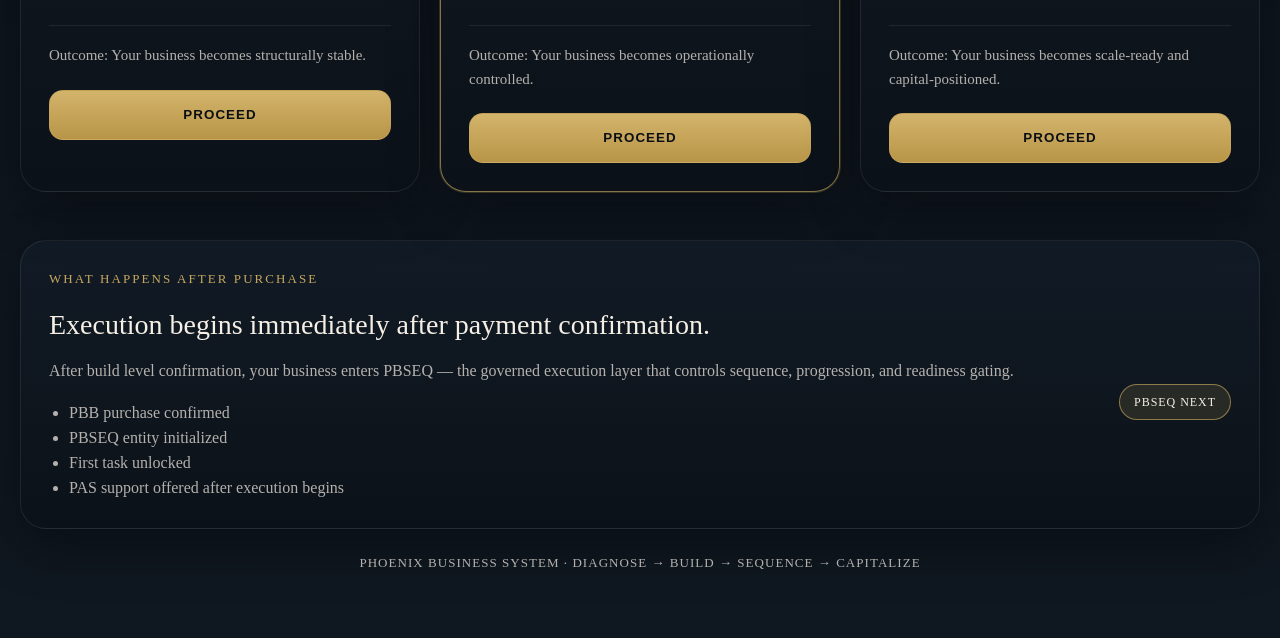
<file: pbb.html>
<!DOCTYPE html>
<html lang="en">
<head>
  <meta charset="UTF-8" />
  <meta name="viewport" content="width=device-width, initial-scale=1.0" />
  <title>Phoenix Business Builder</title>
  <style>
    :root {
      --bg-primary: #0b0f14;
      --bg-secondary: #0f1720;
      --bg-elevated: #121c26;
      --text-primary: #f5efe6;
      --text-secondary: rgba(245, 239, 230, 0.72);
      --line-soft: rgba(255, 255, 255, 0.08);
      --line-gold: rgba(198, 167, 94, 0.65);
      --gold: #c6a75e;
      --gold-soft: rgba(198, 167, 94, 0.14);
      --shadow-soft: 0 18px 50px rgba(0, 0, 0, 0.35);
      --radius-lg: 18px;
      --radius-xl: 26px;
      --max-width: 1240px;
    }

    * { box-sizing: border-box; }

    body {
      margin: 0;
      background:
        radial-gradient(circle at top, rgba(198,167,94,0.08), transparent 22%),
        linear-gradient(180deg, #0b0f14 0%, #0f1720 100%);
      color: var(--text-primary);
      font-family: Georgia, "Times New Roman", serif;
      line-height: 1.55;
    }

    .container {
      width: min(var(--max-width), calc(100% - 32px));
      margin: 0 auto;
    }

    .topbar {
      border-bottom: 1px solid var(--line-soft);
      background: rgba(11, 15, 20, 0.72);
      backdrop-filter: blur(10px);
      position: sticky;
      top: 0;
      z-index: 20;
    }

    .topbar-inner {
      display: flex;
      justify-content: space-between;
      align-items: center;
      min-height: 72px;
      gap: 16px;
    }

    .brand {
      letter-spacing: 0.18em;
      font-size: 13px;
      text-transform: uppercase;
      color: var(--text-secondary);
    }

    .brand strong {
      color: var(--text-primary);
      font-weight: 500;
    }

    .status-chip {
      border: 1px solid var(--line-gold);
      background: var(--gold-soft);
      color: var(--text-primary);
      border-radius: 999px;
      padding: 8px 14px;
      font-size: 12px;
      letter-spacing: 0.08em;
      text-transform: uppercase;
      white-space: nowrap;
    }

    .hero {
      padding: 72px 0 36px;
    }

    .hero-grid {
      display: grid;
      grid-template-columns: 1.2fr 0.8fr;
      gap: 28px;
      align-items: stretch;
    }

    .hero-card,
    .panel,
    .tier-card,
    .next-card,
    .summary-card,
    .bars-card {
      background: linear-gradient(180deg, rgba(18, 28, 38, 0.96), rgba(12, 18, 24, 0.96));
      border: 1px solid var(--line-soft);
      border-radius: var(--radius-xl);
      box-shadow: var(--shadow-soft);
    }

    .hero-card {
      padding: 38px;
    }

    .eyebrow {
      color: var(--gold);
      text-transform: uppercase;
      letter-spacing: 0.18em;
      font-size: 12px;
      margin-bottom: 14px;
    }

    h1 {
      margin: 0 0 18px;
      font-size: clamp(34px, 5vw, 64px);
      font-weight: 500;
      line-height: 1.04;
      letter-spacing: -0.02em;
    }

    .hero-card p {
      margin: 0;
      color: var(--text-secondary);
      font-size: 18px;
      max-width: 760px;
    }

    .hero-side {
      display: grid;
      grid-template-rows: 1fr 1fr;
      gap: 18px;
    }

    .panel {
      padding: 24px;
    }

    .panel-label {
      font-size: 12px;
      text-transform: uppercase;
      letter-spacing: 0.14em;
      color: var(--text-secondary);
      margin-bottom: 10px;
    }

    .panel-value {
      font-size: 34px;
      line-height: 1.05;
      margin-bottom: 10px;
    }

    .panel-sub {
      color: var(--text-secondary);
      font-size: 15px;
    }

    .diagnostic-section,
    .tiers-section,
    .next-step {
      padding: 24px 0;
    }

    .diagnostic-grid {
      display: grid;
      grid-template-columns: 0.9fr 1.1fr;
      gap: 24px;
    }

    .summary-card,
    .bars-card,
    .next-card {
      padding: 28px;
    }

    .section-title {
      font-size: 13px;
      text-transform: uppercase;
      letter-spacing: 0.16em;
      color: var(--gold);
      margin-bottom: 14px;
    }

    h2 {
      margin: 0 0 12px;
      font-size: 28px;
      font-weight: 500;
    }

    .summary-card p,
    .bars-card p,
    .next-card p,
    .tiers-header p {
      margin: 0;
      color: var(--text-secondary);
    }

    .summary-points {
      margin-top: 18px;
      display: grid;
      gap: 14px;
    }

    .point {
      padding: 14px 16px;
      border: 1px solid var(--line-soft);
      border-radius: 14px;
      background: rgba(255,255,255,0.02);
    }

    .point strong {
      display: block;
      margin-bottom: 4px;
      font-weight: 500;
    }

    .bar-group {
      margin-top: 22px;
      display: grid;
      gap: 18px;
    }

    .bar-row {
      display: grid;
      gap: 8px;
    }

    .bar-top {
      display: flex;
      justify-content: space-between;
      gap: 16px;
      font-size: 14px;
    }

    .bar-track {
      width: 100%;
      height: 12px;
      border-radius: 999px;
      background: rgba(255,255,255,0.06);
      overflow: hidden;
    }

    .bar-fill {
      height: 100%;
      background: linear-gradient(90deg, #9f8250, #c6a75e);
      border-radius: 999px;
    }

    .flow-strip {
      margin-top: 24px;
      padding: 18px 20px;
      border: 1px solid var(--line-soft);
      border-radius: 16px;
      display: flex;
      flex-wrap: wrap;
      gap: 12px;
      align-items: center;
      justify-content: space-between;
      background: rgba(255,255,255,0.02);
    }

    .flow-step {
      color: var(--text-secondary);
      font-size: 13px;
      letter-spacing: 0.08em;
      text-transform: uppercase;
    }

    .flow-step strong {
      color: var(--text-primary);
      font-weight: 500;
    }

    .tiers-header {
      max-width: 850px;
      margin-bottom: 26px;
    }

    .tier-grid {
      display: grid;
      grid-template-columns: repeat(3, 1fr);
      gap: 20px;
    }

    .tier-card {
      padding: 28px;
      position: relative;
      overflow: hidden;
    }

    .tier-card.recommended {
      border-color: var(--line-gold);
      box-shadow:
        0 0 0 1px rgba(198,167,94,0.22),
        var(--shadow-soft);
    }

    .recommend-badge {
      position: absolute;
      top: 18px;
      right: 18px;
      padding: 7px 11px;
      border-radius: 999px;
      font-size: 11px;
      text-transform: uppercase;
      letter-spacing: 0.12em;
      background: var(--gold-soft);
      border: 1px solid var(--line-gold);
      color: var(--text-primary);
    }

    .tier-name {
      margin: 0 0 10px;
      font-size: 30px;
      font-weight: 500;
    }

    .tier-tagline {
      color: var(--text-secondary);
      margin-bottom: 20px;
      min-height: 54px;
    }

    .tier-price {
      font-size: 34px;
      margin-bottom: 18px;
    }

    .tier-price span {
      font-size: 14px;
      color: var(--text-secondary);
      letter-spacing: 0.08em;
      text-transform: uppercase;
      margin-left: 8px;
    }

    .tier-list {
      list-style: none;
      padding: 0;
      margin: 0 0 24px;
      display: grid;
      gap: 12px;
    }

    .tier-list li {
      color: var(--text-secondary);
      padding-left: 18px;
      position: relative;
    }

    .tier-list li::before {
      content: "•";
      position: absolute;
      left: 0;
      color: var(--gold);
    }

    .tier-outcome {
      padding-top: 18px;
      border-top: 1px solid var(--line-soft);
      color: var(--text-secondary);
      font-size: 15px;
      margin-bottom: 22px;
    }

    .btn {
      display: inline-flex;
      align-items: center;
      justify-content: center;
      width: 100%;
      min-height: 50px;
      border-radius: 14px;
      border: 1px solid var(--line-gold);
      background: linear-gradient(180deg, #d3b46b, #b89547);
      color: #0b0f14;
      text-decoration: none;
      font-weight: 600;
      letter-spacing: 0.08em;
      text-transform: uppercase;
      cursor: pointer;
    }

    .next-card-grid {
      display: grid;
      grid-template-columns: 1fr auto;
      gap: 18px;
      align-items: center;
    }

    .next-card ul {
      margin: 18px 0 0;
      padding-left: 20px;
      color: var(--text-secondary);
    }

    .footer-note {
      padding: 0 0 64px;
      text-align: center;
      color: var(--text-secondary);
      font-size: 13px;
      letter-spacing: 0.08em;
      text-transform: uppercase;
    }

    @media (max-width: 980px) {
      .hero-grid,
      .diagnostic-grid,
      .tier-grid,
      .next-card-grid {
        grid-template-columns: 1fr;
      }

      .hero-side {
        grid-template-rows: auto;
      }
    }
  </style>
</head>
<body>
  <div class="topbar">
    <div class="container topbar-inner">
      <div class="brand"><strong>Phoenix Business System</strong> · Build Layer</div>
      <div class="status-chip">Execution Required</div>
    </div>
  </div>

  <section class="hero">
    <div class="container hero-grid">
      <div class="hero-card">
        <div class="eyebrow">Phoenix Business Builder</div>
        <h1>Correction now determines progression.</h1>
        <p>
          Your diagnostic has identified structural gaps requiring resolution.
          Phoenix Business Builder converts diagnostic truth into ordered execution.
        </p>
      </div>

      <div class="hero-side">
        <div class="panel">
          <div class="panel-label">Readiness</div>
          <div class="panel-value">92 (GREEN)</div>
          <div class="panel-sub">Sample placeholder state. Dynamic PBRS wiring comes next.</div>
        </div>

        <div class="panel">
          <div class="panel-label">Recommended Build Level</div>
          <div class="panel-value">Structure</div>
          <div class="panel-sub">Recommended based on your diagnostic condition.</div>
        </div>
      </div>
    </div>
  </section>

  <section class="diagnostic-section">
    <div class="container diagnostic-grid">
      <div class="summary-card">
        <div class="section-title">Diagnostic Summary</div>
        <h2>PBRS identified what is broken. PBB corrects it.</h2>
        <p>
          This page is the controlled doorway from paid diagnosis into paid correction.
          It must feel inevitable, governed, and premium.
        </p>

        <div class="summary-points">
          <div class="point">
            <strong>Primary Gap</strong>
            Financial structure requires correction before safe scale can occur.
          </div>
          <div class="point">
            <strong>Operational Condition</strong>
            Execution flow must be aligned before sequencing begins.
          </div>
          <div class="point">
            <strong>What Happens Next</strong>
            After purchase, the business enters PBSEQ for governed progression.
          </div>
        </div>
      </div>

      <div class="bars-card">
        <div class="section-title">System Condition</div>
        <h2>Visual authority, not dashboard clutter.</h2>
        <p>
          These are shell values for now. We will bind them to PBRS output in the next step.
        </p>

        <div class="bar-group">
          <div class="bar-row">
            <div class="bar-top">
              <span>Finance</span>
              <span>17 / 25</span>
            </div>
            <div class="bar-track">
              <div class="bar-fill" style="width:68%;"></div>
            </div>
          </div>

          <div class="bar-row">
            <div class="bar-top">
              <span>Operations</span>
              <span>25 / 25</span>
            </div>
            <div class="bar-track">
              <div class="bar-fill" style="width:100%;"></div>
            </div>
          </div>

          <div class="bar-row">
            <div class="bar-top">
              <span>Compliance</span>
              <span>25 / 25</span>
            </div>
            <div class="bar-track">
              <div class="bar-fill" style="width:100%;"></div>
            </div>
          </div>
        </div>

        <div class="flow-strip">
          <div class="flow-step"><strong>Diagnose</strong> · PBRS</div>
          <div class="flow-step"><strong>Build</strong> · PBB</div>
          <div class="flow-step"><strong>Sequence</strong> · PBSEQ</div>
          <div class="flow-step"><strong>Capitalize</strong> · PNC</div>
        </div>
      </div>
    </div>
  </section>

  <section class="tiers-section">
    <div class="container">
      <div class="tiers-header">
        <div class="section-title">Select Your Build Level</div>
        <h2>Levels of correction — not generic packages.</h2>
        <p>
          Your diagnostic has already established the need for corrective execution.
          Select the level appropriate for your current condition and objective.
        </p>
      </div>

      <div class="tier-grid">
        <div class="tier-card">
          <h3 class="tier-name">Foundation</h3>
          <div class="tier-tagline">
            Stabilize your business foundation and eliminate critical structural breakdowns.
          </div>
          <div class="tier-price">$497 <span>One-Time</span></div>
          <ul class="tier-list">
            <li>Financial structure correction</li>
            <li>Compliance baseline alignment</li>
            <li>Reporting cadence installation</li>
          </ul>
          <div class="tier-outcome">
            Outcome: Your business becomes structurally stable.
          </div>
          <button class="btn" type="button">Proceed</button>
        </div>

        <div class="tier-card recommended">
          <div class="recommend-badge">Recommended</div>
          <h3 class="tier-name">Structure</h3>
          <div class="tier-tagline">
            Install operational systems and align execution flow for controlled progression.
          </div>
          <div class="tier-price">$1,497 <span>One-Time</span></div>
          <ul class="tier-list">
            <li>Everything in Foundation</li>
            <li>Operational workflow design</li>
            <li>Role clarity and execution rhythm</li>
          </ul>
          <div class="tier-outcome">
            Outcome: Your business becomes operationally controlled.
          </div>
          <button class="btn" type="button">Proceed</button>
        </div>

        <div class="tier-card">
          <h3 class="tier-name">Ascension</h3>
          <div class="tier-tagline">
            Full system integration and readiness for scale, sequencing, and capital preparation.
          </div>
          <div class="tier-price">$3,997 <span>One-Time</span></div>
          <ul class="tier-list">
            <li>Everything in Structure</li>
            <li>KPI visibility and growth constraint review</li>
            <li>Capital readiness preparation</li>
          </ul>
          <div class="tier-outcome">
            Outcome: Your business becomes scale-ready and capital-positioned.
          </div>
          <button class="btn" type="button">Proceed</button>
        </div>
      </div>
    </div>
  </section>

  <section class="next-step">
    <div class="container">
      <div class="next-card">
        <div class="section-title">What Happens After Purchase</div>
        <div class="next-card-grid">
          <div>
            <h2>Execution begins immediately after payment confirmation.</h2>
            <p>
              After build level confirmation, your business enters PBSEQ —
              the governed execution layer that controls sequence, progression, and readiness gating.
            </p>
            <ul>
              <li>PBB purchase confirmed</li>
              <li>PBSEQ entity initialized</li>
              <li>First task unlocked</li>
              <li>PAS support offered after execution begins</li>
            </ul>
          </div>
          <div class="status-chip">PBSEQ Next</div>
        </div>
      </div>
    </div>
  </section>

  <div class="footer-note">
    Phoenix Business System · Diagnose → Build → Sequence → Capitalize
  </div>
</body>
</html>
</file>
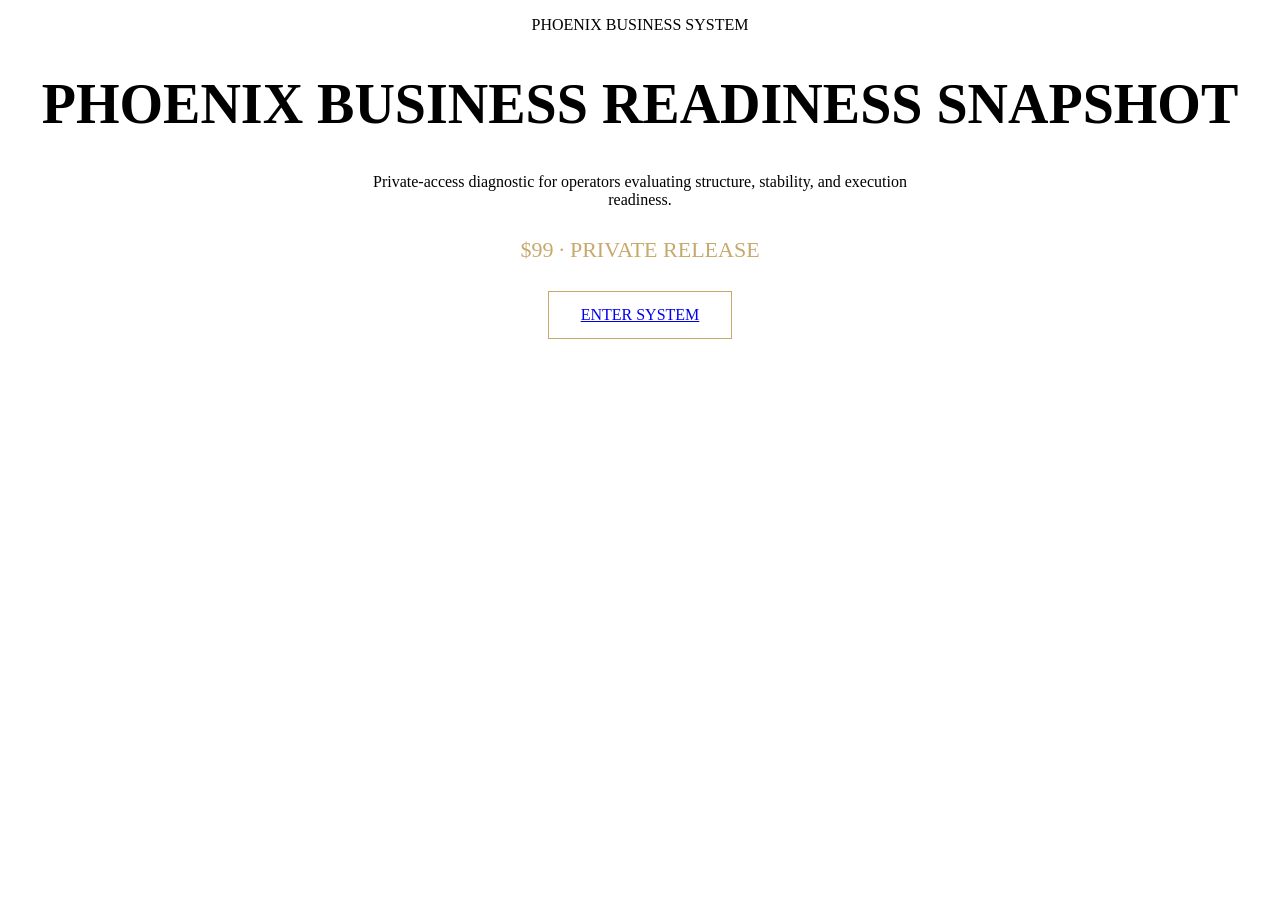
<file: pbrs.html>
<!DOCTYPE html>
<html lang="en">
<head>
<meta charset="UTF-8">
<meta name="viewport" content="width=device-width, initial-scale=1.0">

<title>Phoenix Business Readiness Snapshot</title>

<link rel="stylesheet" href="shared.css">
<link href="https://fonts.googleapis.com/css2?family=Playfair+Display:wght@700&display=swap" rel="stylesheet">

</head>
<body>

<main class="section">
<div class="text-shell" style="text-align:center;">

<p class="micro">PHOENIX BUSINESS SYSTEM</p>

<h1 class="h1 serif" style="font-size:56px;">
PHOENIX BUSINESS READINESS SNAPSHOT
</h1>

<p class="body-copy" style="margin:auto;max-width:540px;margin-top:20px;">
Private-access diagnostic for operators evaluating structure, stability, and execution readiness.
</p>

<p style="margin-top:28px;font-size:22px;color:#c6a96b;" class="serif">
$99 · PRIVATE RELEASE
</p>

<div style="margin-top:28px;">
<a href="#" class="underline-link serif" style="border:1px solid #c6a96b;padding:14px 32px;display:inline-block;">
ENTER SYSTEM
</a>
</div>

</div>
</main>

</body>
</html>
</file>
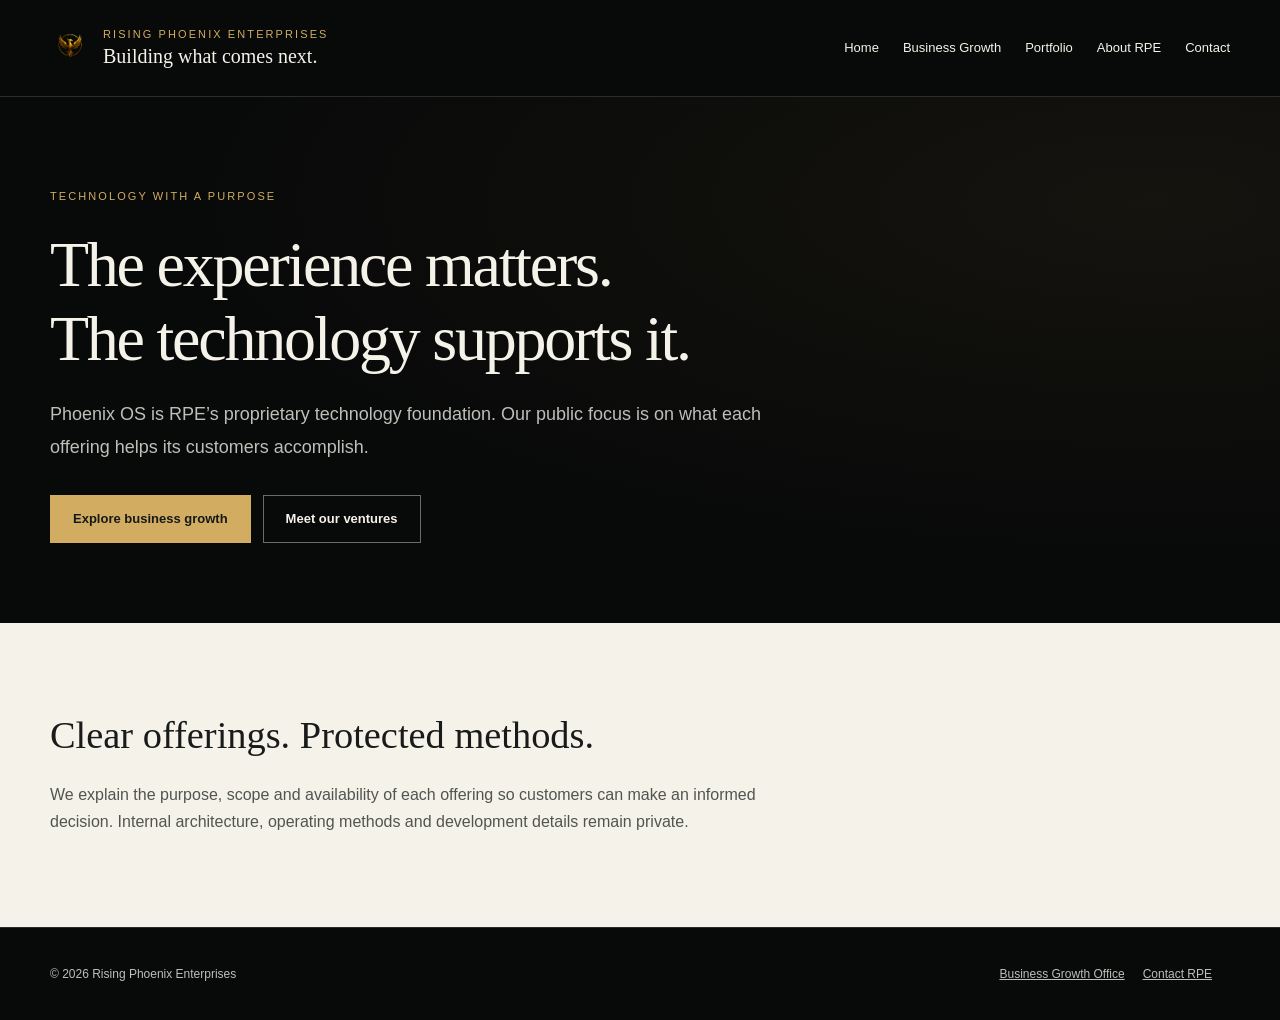
<file: phoenix-os.html>
<!doctype html><html lang="en"><head><meta charset="utf-8"><meta name="viewport" content="width=device-width,initial-scale=1"><title>Our technology philosophy | Rising Phoenix Enterprises</title><meta name="description" content="RPE uses proprietary technology to support practical customer experiences while keeping its internal methods private."><meta name="theme-color" content="#080909"><link rel="canonical" href="https://www.risingphoenixhq.com/phoenix-os.html"><link rel="stylesheet" href="css/growth-office.css"></head><body><a class="skip" href="#main">Skip to content</a><header><div class="wrap head"><a class="brand" href="index.html"><img src="phoenix-os-logo.png" alt=""><span><small>Rising Phoenix Enterprises</small><strong>Building what comes next.</strong></span></a><nav class="nav" aria-label="Main navigation"><a href="index.html">Home</a><a href="growth-office.html">Business Growth</a><a href="systems.html">Portfolio</a><a href="institution.html">About RPE</a><a href="contact.html">Contact</a></nav></div></header><main id="main"><section class="hero"><div class="wrap"><span class="eyebrow">Technology with a purpose</span><h1>The experience matters.<br>The technology supports it.</h1><p class="lead">Phoenix OS is RPE’s proprietary technology foundation. Our public focus is on what each offering helps its customers accomplish.</p><div class="actions"><a class="button gold" href="growth-office.html">Explore business growth</a><a class="button" href="systems.html">Meet our ventures</a></div></div></section><section class="section paper"><div class="wrap"><h2>Clear offerings. Protected methods.</h2><p>We explain the purpose, scope and availability of each offering so customers can make an informed decision. Internal architecture, operating methods and development details remain private.</p></div></section></main><footer><div class="wrap"><span>© 2026 Rising Phoenix Enterprises</span><div><a href="growth-office.html">Business Growth Office</a><a href="contact.html">Contact RPE</a></div></div></footer></body></html>
</file>
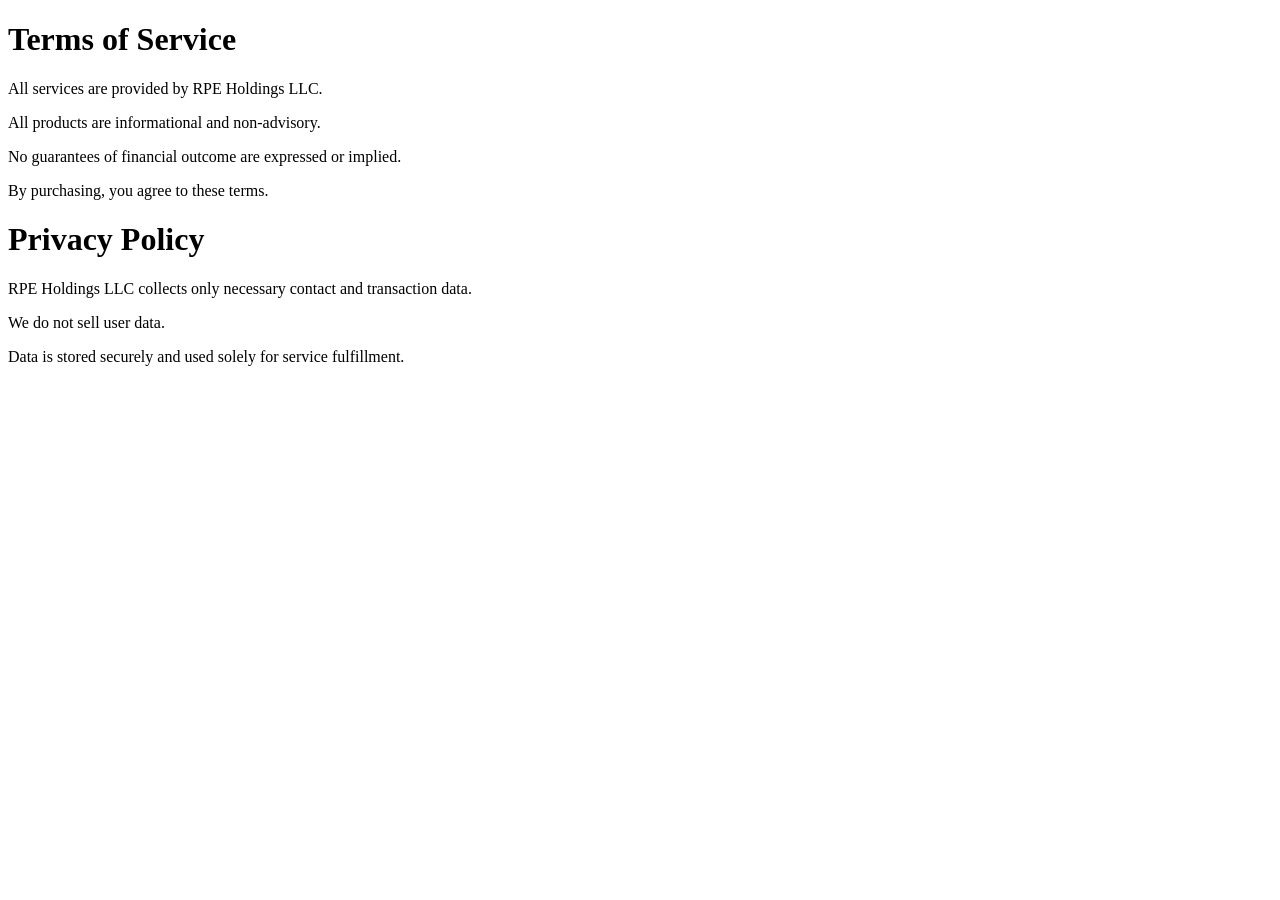
<file: privacy.html>
<!DOCTYPE html>
<html>
<head>
  <title>Terms of Service</title>
</head>
<body>
  <h1>Terms of Service</h1>
  <p>All services are provided by RPE Holdings LLC.</p>
  <p>All products are informational and non-advisory.</p>
  <p>No guarantees of financial outcome are expressed or implied.</p>
  <p>By purchasing, you agree to these terms.</p>
</body>

</html>
<!DOCTYPE html>
<html>
<head>
  <title>Privacy Policy</title>
</head>
<body>
  <h1>Privacy Policy</h1>
  <p>RPE Holdings LLC collects only necessary contact and transaction data.</p>
  <p>We do not sell user data.</p>
  <p>Data is stored securely and used solely for service fulfillment.</p>
</body>
</html>
</file>
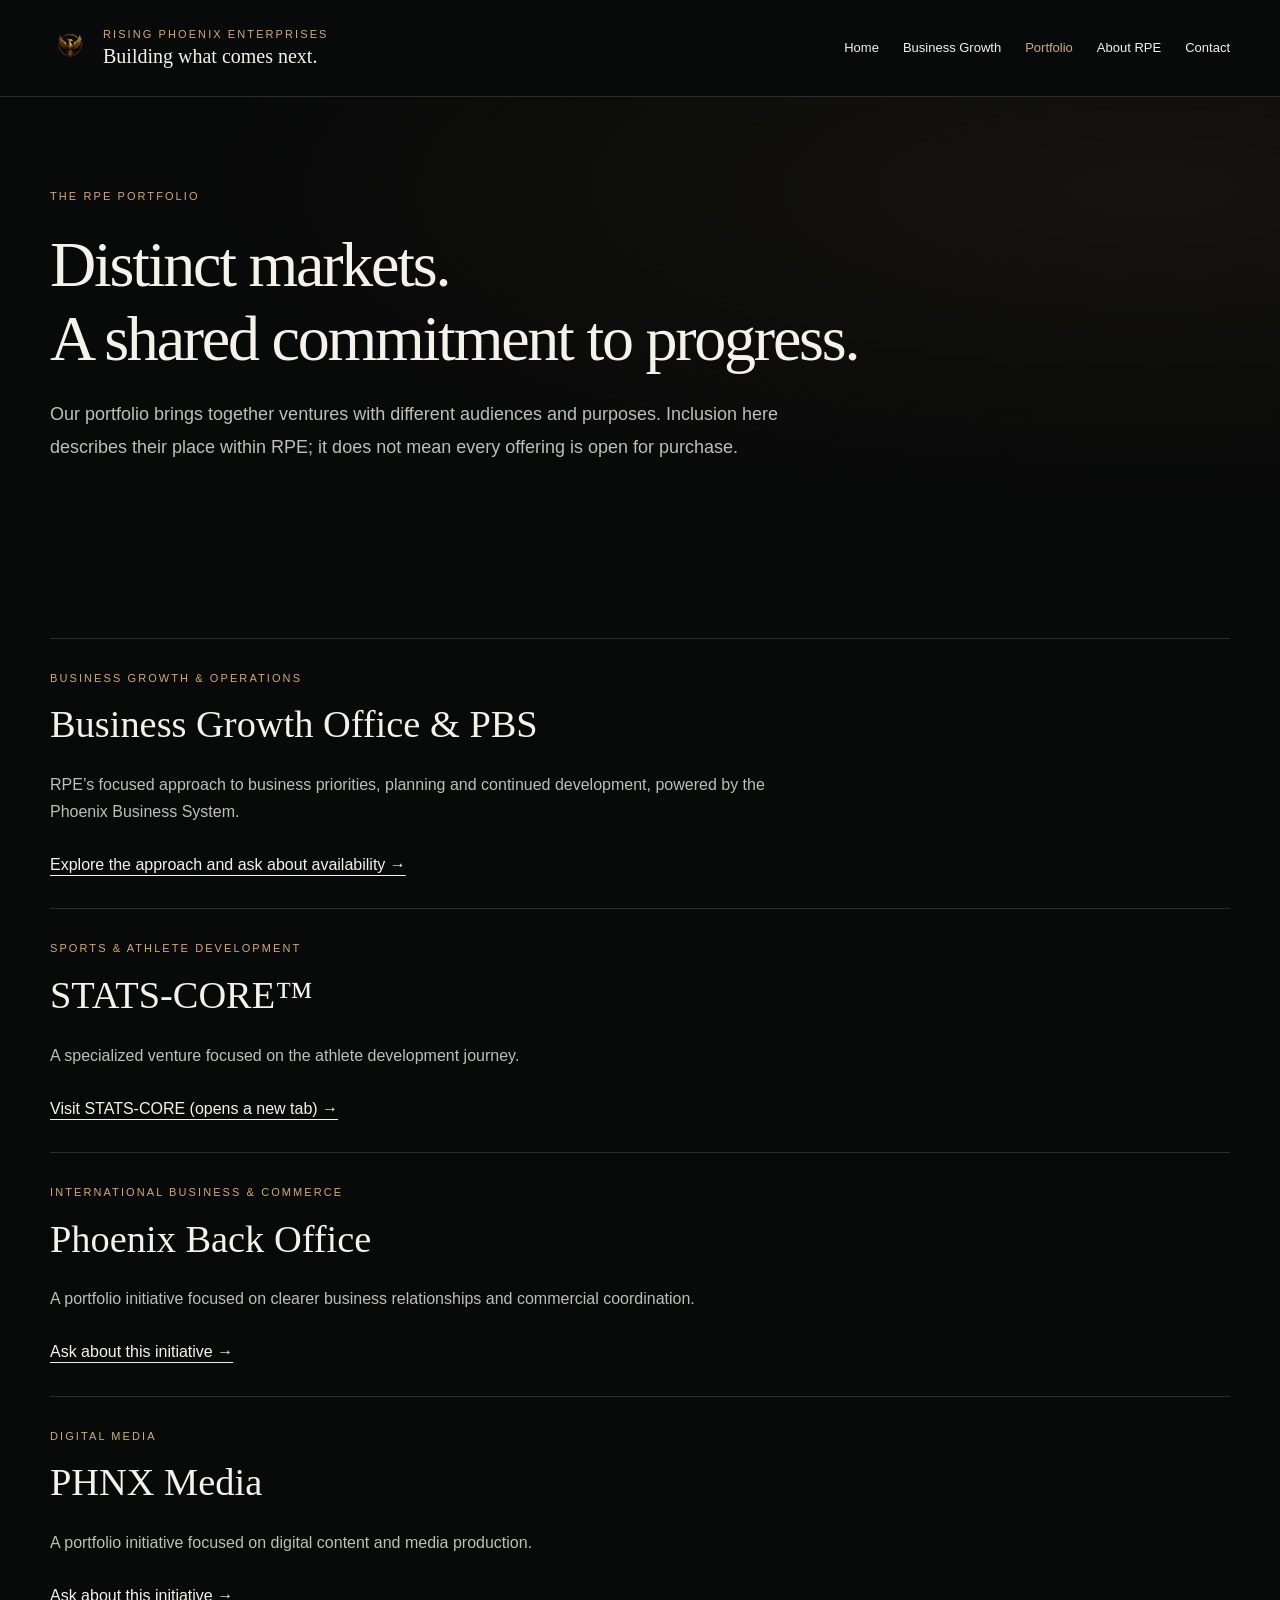
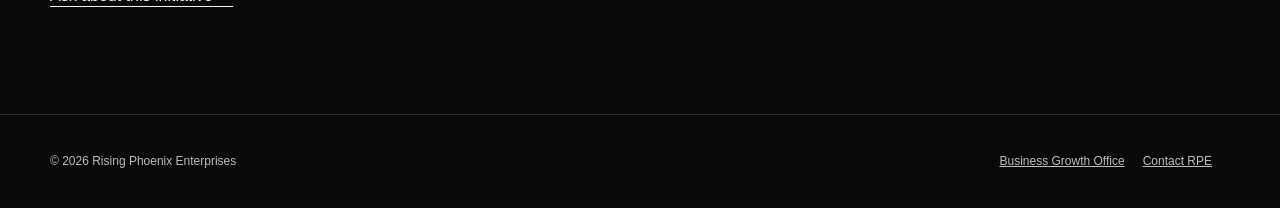
<file: systems.html>
<!doctype html><html lang="en"><head><meta charset="utf-8"><meta name="viewport" content="width=device-width,initial-scale=1"><title>Our portfolio | Rising Phoenix Enterprises</title><meta name="description" content="Explore RPE’s Business Growth Office, Phoenix Business System and specialized ventures in athlete development, commerce and media."><meta name="theme-color" content="#080909"><link rel="canonical" href="https://www.risingphoenixhq.com/systems.html"><link rel="stylesheet" href="css/growth-office.css"></head><body><a class="skip" href="#main">Skip to content</a><header><div class="wrap head"><a class="brand" href="index.html"><img src="phoenix-os-logo.png" alt=""><span><small>Rising Phoenix Enterprises</small><strong>Building what comes next.</strong></span></a><nav class="nav" aria-label="Main navigation"><a href="index.html">Home</a><a href="growth-office.html">Business Growth</a><a href="systems.html" aria-current="page">Portfolio</a><a href="institution.html">About RPE</a><a href="contact.html">Contact</a></nav></div></header><main id="main"><section class="hero"><div class="wrap"><span class="eyebrow">The RPE portfolio</span><h1>Distinct markets.<br>A shared commitment to progress.</h1><p class="lead">Our portfolio brings together ventures with different audiences and purposes. Inclusion here describes their place within RPE; it does not mean every offering is open for purchase.</p></div></section><section class="section"><div class="wrap portfolio-list"><article><span class="eyebrow">Business growth &amp; operations</span><h2>Business Growth Office &amp; PBS</h2><p>RPE’s focused approach to business priorities, planning and continued development, powered by the Phoenix Business System.</p><a class="text-link" href="growth-office.html">Explore the approach and ask about availability →</a></article><article><span class="eyebrow">Sports &amp; athlete development</span><h2>STATS-CORE™</h2><p>A specialized venture focused on the athlete development journey.</p><a class="text-link" href="https://stats-core.com" target="_blank" rel="noopener noreferrer">Visit STATS-CORE (opens a new tab) →</a></article><article><span class="eyebrow">International business &amp; commerce</span><h2>Phoenix Back Office</h2><p>A portfolio initiative focused on clearer business relationships and commercial coordination.</p><a class="text-link" href="contact.html">Ask about this initiative →</a></article><article><span class="eyebrow">Digital media</span><h2>PHNX Media</h2><p>A portfolio initiative focused on digital content and media production.</p><a class="text-link" href="contact.html">Ask about this initiative →</a></article></div></section></main><footer><div class="wrap"><span>© 2026 Rising Phoenix Enterprises</span><div><a href="growth-office.html">Business Growth Office</a><a href="contact.html">Contact RPE</a></div></div></footer></body></html>
</file>
<file: css/growth-office.css>
:root{--bg:#080909;--paper:#f5f2e9;--gold:#d2ad61;--ink:#191b1b;--muted:#bdbfb8;--line:#ffffff24}*{box-sizing:border-box}html{scroll-behavior:smooth;scroll-padding-top:30px}body{margin:0;background:var(--bg);color:var(--paper);font-family:Arial,Helvetica,sans-serif;line-height:1.7}a{color:inherit}a:focus-visible,button:focus-visible,select:focus-visible{outline:3px solid var(--gold);outline-offset:5px}.wrap{width:min(1180px,calc(100% - 64px));margin:auto}header{border-bottom:1px solid var(--line)}.head{display:flex;align-items:center;justify-content:space-between;gap:24px;padding:25px 0}.brand{display:flex;align-items:center;gap:13px;text-decoration:none}.brand img{width:40px;height:44px;object-fit:contain}.brand small,.eyebrow{display:block;text-transform:uppercase;letter-spacing:.19em;font-size:11px;color:var(--gold)}.brand strong{font:20px Georgia,serif;font-weight:400}.nav{display:flex;flex-wrap:wrap;gap:24px;font-size:13px}.nav a{text-decoration:none}.nav a:hover,.nav [aria-current=page]{color:var(--gold)}.skip{position:absolute;left:16px;top:-100px;background:var(--paper);color:var(--ink);padding:10px;z-index:10}.skip:focus{top:8px}.hero{padding:90px 0 80px;background:radial-gradient(ellipse at 90% 20%,#d2ad6110,transparent 60%)}.hero-grid{display:grid;grid-template-columns:1.35fr .75fr;gap:80px;align-items:center}h1,h2,h3{font-family:Georgia,'Times New Roman',serif;font-weight:400;line-height:1.16}h1{font-size:clamp(40px,5vw,68px);letter-spacing:-.035em;margin:22px 0}h2{font-size:clamp(30px,3vw,43px);margin:15px 0 24px}h3{font-size:25px;margin:14px 0}p{max-width:760px}.lead{font-size:18px;color:var(--muted);line-height:1.85}.actions{display:flex;flex-wrap:wrap;gap:12px;margin-top:30px}.button{display:inline-flex;align-items:center;justify-content:center;min-height:48px;padding:12px 22px;border:1px solid #ffffff66;text-decoration:none;font:600 13px Arial;line-height:1.5}.button.gold{background:var(--gold);border-color:var(--gold);color:#161919}.button:hover{filter:brightness(1.12)}.panel{border:1px solid var(--line);padding:32px;background:#ffffff03}.panel .number{font:60px Georgia;color:var(--gold)}.panel p{color:var(--muted);font-size:14px}.rule{border-top:1px solid var(--line);padding-top:20px;margin-top:22px}.section{padding:75px 0}.paper{background:var(--paper);color:var(--ink)}.paper p{color:#505550}.paper .eyebrow{color:#765719}.paper .button{border-color:#252a2a;color:var(--ink)}.paper .button.gold{background:#252a2a;color:var(--paper)}.split{display:grid;grid-template-columns:.8fr 1.2fr;gap:80px}.grid{display:grid;grid-template-columns:repeat(3,1fr);gap:30px;margin-top:35px}.card{border-top:1px solid #b29b6d;padding-top:20px}.card small{color:#765719;font-size:12px}.dark-card small{color:var(--gold)}.card p{font-size:15px}.text-link{display:inline-block;text-underline-offset:5px;margin-top:10px}.band{border-top:1px solid var(--line);border-bottom:1px solid var(--line);padding:23px 0;color:var(--muted);font-size:13px}.band .wrap{display:flex;justify-content:space-between;gap:20px;flex-wrap:wrap}.steps{counter-reset:step}.step{display:grid;grid-template-columns:45px 1fr;gap:20px;padding:26px 0;border-top:1px solid var(--line)}.step:before{counter-increment:step;content:'0' counter(step);color:var(--gold)}.step h3{margin-top:0}.step p{color:var(--muted);margin-bottom:0}.note{font-size:13px;color:var(--muted);max-width:720px}.paper .note{color:#53594f}label{display:block;font-weight:600;margin:20px 0 8px}select{width:100%;max-width:640px;padding:15px;background:white;color:#191b1b;border:1px solid #777;font:16px Arial}#starting-point{margin-top:28px;padding:25px;border-left:3px solid #8b692b;background:#eae5d9}#starting-point h3{margin-top:0}details{border-top:1px solid #bfb9aa;padding:20px 0}summary{cursor:pointer;font-weight:600}footer{padding:36px 0;border-top:1px solid var(--line);font-size:12px;color:var(--muted)}footer .wrap{display:flex;justify-content:space-between;flex-wrap:wrap;gap:20px}footer a{margin-right:18px}.portfolio-list article{padding:30px 0;border-top:1px solid var(--line)}.portfolio-list p{color:var(--muted)}@media(max-width:850px){.hero-grid,.split{grid-template-columns:1fr;gap:35px}.grid{grid-template-columns:1fr}.head{align-items:flex-start;flex-direction:column}.nav{gap:18px}.hero{padding:55px 0}.section{padding:52px 0}.panel{padding:25px}.wrap{width:calc(100% - 36px)}}@media(prefers-reduced-motion:reduce){html{scroll-behavior:auto}}
</file>
<file: css/rpe-corporate.css>
:root{
  --paper:#f7f2e8;
  --paper2:#fffdf8;
  --ink:#111316;
  --charcoal:#202327;
  --navy:#132131;
  --muted:#61666d;
  --line:#d8cfbf;
  --gold:#9b7a3e;
  --gold2:#6f531f;
  --red:#7f1d1d;
}
*{box-sizing:border-box}
html{scroll-behavior:smooth}
body{margin:0;background:var(--paper);color:var(--ink);font-family:"Helvetica Neue",Arial,sans-serif;line-height:1.66}
a{text-decoration:none;color:inherit}
.wrap{width:min(1160px,calc(100% - 56px));margin:0 auto}
.topline{height:32px;background:var(--paper2);border-bottom:1px solid var(--line);font-size:11px;letter-spacing:.18em;text-transform:uppercase;color:#68635b;display:flex;align-items:center}
.masthead{background:var(--paper2);border-bottom:1px solid var(--line)}
.masthead .wrap{min-height:104px;display:flex;align-items:center;justify-content:space-between;gap:28px}
.brand{display:flex;align-items:center;gap:18px}
.brand-mark{width:62px;height:62px;border:1px solid var(--gold);border-radius:50%;display:grid;place-items:center;background:#fbf7ef;box-shadow:inset 0 0 0 5px #eee4d3;font-family:Georgia,serif;color:var(--gold2);font-weight:700}
.brand-kicker{font-size:10px;letter-spacing:.22em;text-transform:uppercase;color:var(--gold2);font-weight:700;margin-bottom:5px}
.brand-name{font-family:Georgia,"Times New Roman",serif;font-size:24px;line-height:1.05;white-space:nowrap}
nav{display:flex;gap:24px;font-size:11px;letter-spacing:.14em;text-transform:uppercase;color:#34383e}
nav a{padding:7px 0;border-bottom:1px solid transparent}
nav a:hover{border-color:var(--gold);color:var(--gold2)}
.titleband{background:var(--navy);color:#f7f3ea;border-bottom:6px solid var(--gold)}
.titleband .wrap{min-height:245px;display:grid;grid-template-columns:260px 1fr;gap:60px;align-items:end;padding:56px 0 50px}
.page-no{font-size:10px;letter-spacing:.22em;text-transform:uppercase;color:#d9c391;align-self:start}
h1{font-family:Georgia,"Times New Roman",serif;font-size:clamp(42px,6vw,70px);font-weight:400;line-height:1.03;letter-spacing:-.02em;margin:0}
.lead{font-size:17px;color:#cdd4db;max-width:820px;margin:22px 0 0}
section{padding:84px 0;border-bottom:1px solid var(--line)}
.grid{display:grid;grid-template-columns:220px 1fr;gap:58px}
.label{border-top:1px solid var(--gold);padding-top:14px;font-size:10px;letter-spacing:.18em;text-transform:uppercase;color:var(--gold2);font-weight:700}
h2{font-family:Georgia,"Times New Roman",serif;font-size:42px;line-height:1.12;font-weight:400;margin:0 0 20px}
p{color:#52575d;margin:0}
.three{display:grid;grid-template-columns:repeat(3,1fr);border-top:1px solid var(--line);border-bottom:1px solid var(--line);margin-top:44px}
.three article{padding:28px 24px;border-right:1px solid var(--line)}
.three article:last-child{border-right:0}
small{font-size:10px;letter-spacing:.15em;text-transform:uppercase;color:var(--gold2);font-weight:700}
h3{font-family:Georgia,serif;font-size:26px;font-weight:400;margin:9px 0 8px}
.dark{background:var(--ink);color:#f7f3ea;border-bottom:0}
.dark p{color:#b7bec6}.dark .label{color:#d9bf87;border-color:#8f7139}
.portfolio{margin-top:42px;border-top:1px solid #cfc7b9}
.system-row{display:grid;grid-template-columns:150px 1fr 160px;gap:30px;align-items:center;min-height:160px;border-bottom:1px solid #d8d0c4}
.system-row:hover{background:#f0eadf}
.logo-box{width:106px;height:74px;border:1px solid #bdb3a2;background:#fff;display:grid;place-items:center;font-family:Georgia,serif;font-weight:700;text-align:center;color:#333;padding:7px}
.type{font-size:10px;letter-spacing:.16em;text-transform:uppercase;color:var(--gold2);font-weight:700;margin-bottom:6px}
.system-copy h3{font-size:29px;margin:0 0 7px}
.system-copy p{font-size:14px;max-width:760px}
.action{justify-self:end;font-size:10px;letter-spacing:.15em;text-transform:uppercase;color:var(--gold2);border-bottom:1px solid var(--gold);padding-bottom:4px}
.industry-list{display:grid;grid-template-columns:1fr 1fr;gap:20px;margin-top:38px}
.industry{background:var(--paper2);border:1px solid var(--line);padding:26px}
.industry h3{margin-top:0}.industry p{font-size:14px}
.capabilities{display:grid;grid-template-columns:repeat(4,1fr);border:1px solid rgba(255,255,255,.14);margin-top:42px}
.capabilities article{padding:28px;border-right:1px solid rgba(255,255,255,.14)}
.capabilities article:last-child{border-right:0}
.capabilities p{font-size:14px}
.footer{background:#0f1115;color:#878d94;padding:30px 0;font-size:11px;letter-spacing:.08em}
.footer .wrap{display:flex;justify-content:space-between;gap:20px;flex-wrap:wrap}
.notice{background:#efe7d9;border-top:1px solid var(--line);border-bottom:1px solid var(--line);padding:22px 0;color:#4e5358;font-size:14px}
.presentation{background:#151a22;color:#f6f1e8;min-height:100vh}
.slide{min-height:100vh;display:grid;align-items:center;border-bottom:1px solid rgba(255,255,255,.13);padding:80px 0}
.slide h2{font-size:56px}.slide p,.slide li{font-size:22px;color:#cfd5dc}.slide ul{margin-top:28px}
.presenter-note{margin-top:34px;border-left:3px solid var(--gold);padding-left:20px;color:#d9bf87;font-size:15px;max-width:900px}
@media(max-width:900px){nav{display:none}.titleband .wrap,.grid{grid-template-columns:1fr}.three,.industry-list{grid-template-columns:1fr}.three article{border-right:0;border-bottom:1px solid var(--line)}.system-row{grid-template-columns:100px 1fr}.action{grid-column:2;justify-self:start}.capabilities{grid-template-columns:1fr}.capabilities article{border-right:0;border-bottom:1px solid rgba(255,255,255,.14)}}
@media(max-width:620px){.wrap{width:min(100% - 32px,1160px)}.brand-name{font-size:19px}.titleband .wrap{padding:42px 0}.masthead .wrap{min-height:88px}section{padding:64px 0}}
</file>
<file: shared.css>
/* ============================= */
/* ENTER BUTTON — GOLD (LOCKED) */
/* ============================= */

.enter{
  --gold:#c6a96b;
  --gold-deep:#a8894f;

  display:inline-block;
  margin-top:10px;
  padding:14px 44px;

  font-family:"IBM Plex Mono","Courier New",monospace;
  font-size:14px;
  letter-spacing:.18em;
  text-transform:uppercase;
  text-decoration:none;

  color:#000;                 /* 🔥 BLACK TEXT */
  background:linear-gradient(145deg,var(--gold),var(--gold-deep));
  border:1px solid var(--gold);
  border-radius:2px;

  box-shadow:
    0 0 18px rgba(198,169,107,.35),
    inset 0 0 10px rgba(0,0,0,.25);

  transition:all .22s ease;
}

/* HOVER */

.enter:hover{
  color:#000;
  background:linear-gradient(145deg,#d7ba79,#b99756);

  box-shadow:
    0 0 26px rgba(198,169,107,.55),
    inset 0 0 12px rgba(0,0,0,.28);

  transform:translateY(-1px);
}

/* ACTIVE (CLICK FEEL) */

.enter:active{
  transform:translateY(1px);
  box-shadow:
    0 0 10px rgba(198,169,107,.45),
    inset 0 0 16px rgba(0,0,0,.35);
}
</file>
